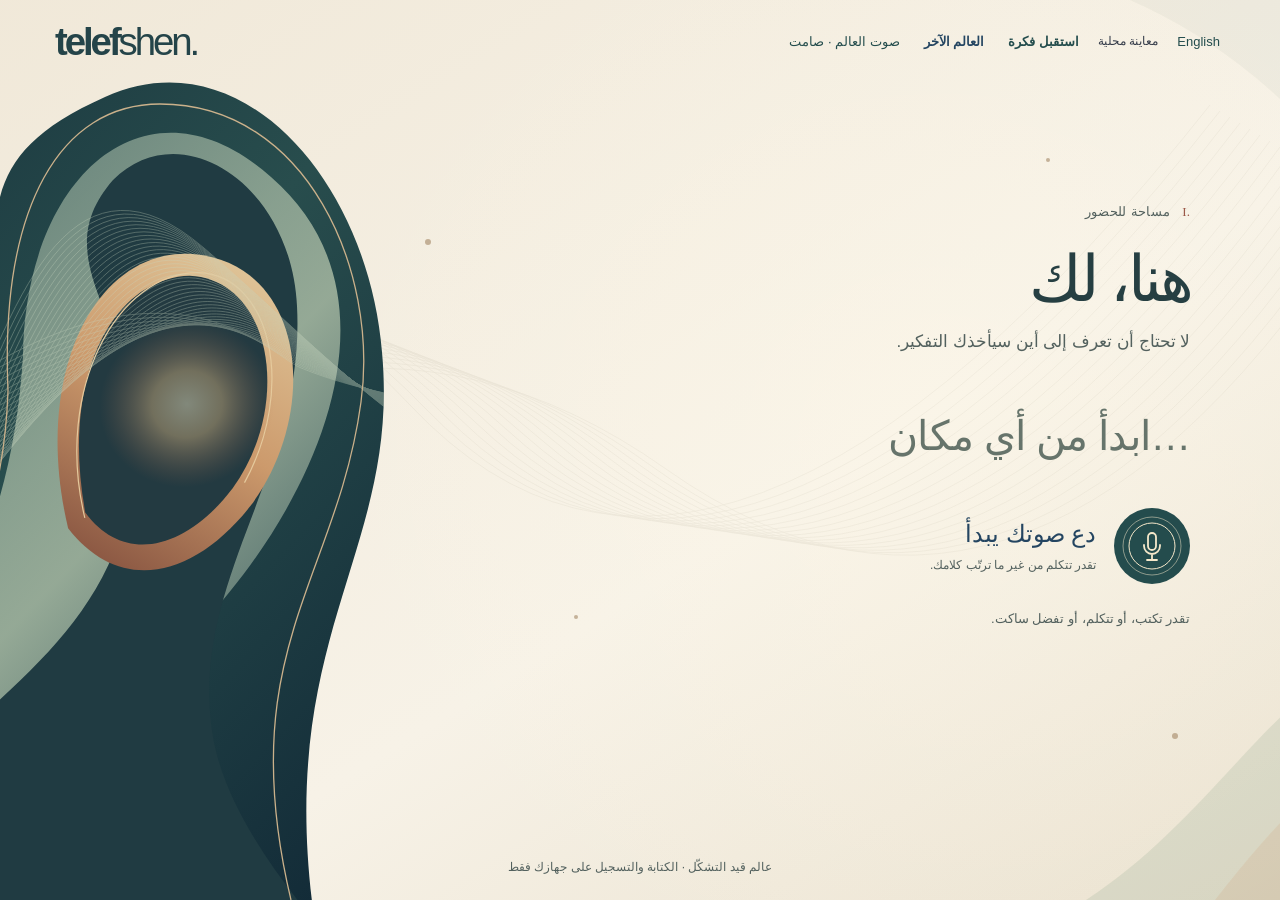
<file: apps/world-web/index.html>
<!doctype html>
<html lang="ar" dir="rtl">
<head>
<meta charset="utf-8"><meta name="viewport" content="width=device-width,initial-scale=1"><meta name="referrer" content="no-referrer">
<meta http-equiv="Content-Security-Policy" content="default-src 'self'; script-src 'self'; style-src 'self'; media-src 'self' blob:; connect-src 'none'; object-src 'none'; base-uri 'none'; form-action 'none'">
<title>TELEFSHEN</title><link rel="stylesheet" href="world.css"><script type="module" src="world.js"></script>
</head>
<body data-phase="private" data-presence="still">
<div class="daylight" aria-hidden="true"><div class="light-plane"></div><div class="horizon"></div></div>
<div id="presence-material" aria-hidden="true" class="presence-material">
<svg viewBox="0 0 1440 900" preserveAspectRatio="xMidYMid slice" xmlns="http://www.w3.org/2000/svg">
 <defs>
  <linearGradient id="paper-light" x1="0" y1="0" x2="1" y2="1"><stop stop-color="#f0e8d8"/><stop offset=".58" stop-color="#f7f2e7"/><stop offset="1" stop-color="#e9e0cd"/></linearGradient>
  <linearGradient id="deep-fold" x1="0" y1="0" x2=".9" y2="1"><stop stop-color="#152e39"/><stop offset=".5" stop-color="#284d4d"/><stop offset="1" stop-color="#122a37"/></linearGradient>
  <linearGradient id="blue-edge" x1="0" y1="0" x2=".8" y2="1"><stop stop-color="#587976"/><stop offset=".6" stop-color="#b8c8ae"/><stop offset="1" stop-color="#244853"/></linearGradient>
  <linearGradient id="ember-rim" x1="0" y1="1" x2="1" y2="0"><stop stop-color="#7f4b3b"/><stop offset=".5" stop-color="#cc9a6c"/><stop offset="1" stop-color="#e3cda1"/></linearGradient>
  <radialGradient id="aperture-light"><stop stop-color="#fff0c7"/><stop offset=".4" stop-color="#dab681"/><stop offset="1" stop-color="#a2644a" stop-opacity="0"/></radialGradient>
  <radialGradient id="reading-light"><stop stop-color="#fff9e9" stop-opacity=".9"/><stop offset="1" stop-color="#fff9e9" stop-opacity="0"/></radialGradient>
  <clipPath id="mobile-window"><path d="M0 0H430V148Q280 186 0 222Z"/></clipPath>
  <clipPath id="sound-window"><ellipse cx="267" cy="404" rx="124" ry="118"/></clipPath>
  <clipPath id="mass-clip"><path d="M-260 933C-182 699 38 633 66 411C88 231 33 165 185 97C322 35 448 182 462 352C481 558 347 638 398 943Z"/></clipPath>
 </defs>
 <rect width="1440" height="900" fill="url(#paper-light)"/>
 <ellipse id="focus-light" cx="1020" cy="440" rx="620" ry="550" fill="url(#reading-light)"/>
 <g id="continuum-lines" fill="none" stroke="#9d957e" stroke-width=".65" opacity=".19"><path d="M-110 510 Q185 80 490 405 T1290 105"/>
<path d="M-106 517 Q197 88 506 409 T1300 111"/>
<path d="M-102 524 Q209 96 522 413 T1310 117"/>
<path d="M-98 531 Q221 104 538 417 T1320 123"/>
<path d="M-94 538 Q233 112 554 421 T1330 129"/>
<path d="M-90 545 Q245 120 570 425 T1340 135"/>
<path d="M-86 552 Q257 128 586 429 T1350 141"/>
<path d="M-82 559 Q269 136 602 433 T1360 147"/>
<path d="M-78 566 Q281 144 618 437 T1370 153"/>
<path d="M-74 573 Q293 152 634 441 T1380 159"/>
<path d="M-70 580 Q305 160 650 445 T1390 165"/>
<path d="M-66 587 Q317 168 666 449 T1400 171"/>
<path d="M-62 594 Q329 176 682 453 T1410 177"/>
<path d="M-58 601 Q341 184 698 457 T1420 183"/>
<path d="M-54 608 Q353 192 714 461 T1430 189"/>
<path d="M-50 615 Q365 200 730 465 T1440 195"/>
<path d="M-46 622 Q377 208 746 469 T1450 201"/></g>
 <g id="fold-frame"><g id="fold-mass">
  <path d="M-260 933C-182 699 38 633 66 411C88 231 33 165 185 97C322 35 448 182 462 352C481 558 347 638 398 943Z" fill="url(#deep-fold)"/>
  <g clip-path="url(#mass-clip)">
   <path d="M-215 874C-33 722 87 607 103 356C105 176 227 67 351 177C511 316 363 567 223 679C146 753 165 851 254 960Z" fill="url(#blue-edge)" opacity=".76"/>
   <path d="M-145 943C-15 736 153 690 203 527C260 340 109 277 193 180C260 113 371 183 377 306C386 473 267 580 293 737C306 811 361 881 412 943Z" fill="#203b42"/>
   <g id="aperture" transform="rotate(-17 267 404)">
    <path d="M117 488C127 329 225 228 316 262C421 304 394 449 298 520C220 574 146 565 117 488Z" fill="url(#ember-rim)"/>
    <path d="M138 478C154 339 234 262 307 282C384 309 369 435 286 498C225 542 160 541 138 478Z" fill="#233a41"/>
    <ellipse id="aperture-energy" cx="267" cy="404" rx="119" ry="112" fill="url(#aperture-light)"/>
    <g id="sound-inside" clip-path="url(#sound-window)" pointer-events="none"><g transform="translate(144 378) scale(.68 1.1)"><path id="world-live-ink" fill="#fff0cf"/><path id="world-recorded-ink" fill="#f1c38d"/></g></g>
    <path d="M136 483C144 350 240 257 317 282C385 306 376 421 299 496" fill="none" stroke="#e5c99c" stroke-width="1.2"/>
   </g>
   <g id="surface-filaments" fill="none" stroke="#c8d6bf" stroke-width=".8" opacity=".40"><path d="M-210.00 780.00 C45.00 820.00 30.00 32.00 284.00 248.00 S748.00 807.00 1118.00 -190.00"/>
<path d="M-206.24 772.20 C49.39 805.12 37.68 39.80 286.32 250.90 S750.44 800.90 1121.66 -184.63"/>
<path d="M-202.49 764.39 C53.78 790.24 45.37 47.61 288.63 253.80 S752.88 794.80 1125.32 -179.27"/>
<path d="M-198.73 756.59 C58.17 775.37 53.05 55.41 290.95 256.71 S755.32 788.71 1128.98 -173.90"/>
<path d="M-194.98 748.78 C62.56 760.49 60.73 63.22 293.27 259.61 S757.76 782.61 1132.63 -168.54"/>
<path d="M-191.22 740.98 C66.95 745.61 68.41 71.02 295.59 262.51 S760.20 776.51 1136.29 -163.17"/>
<path d="M-187.46 733.17 C71.34 730.73 76.10 78.83 297.90 265.41 S762.63 770.41 1139.95 -157.80"/>
<path d="M-183.71 725.37 C75.73 715.85 83.78 86.63 300.22 268.32 S765.07 764.32 1143.61 -152.44"/>
<path d="M-179.95 717.56 C80.12 700.98 91.46 94.44 302.54 271.22 S767.51 758.22 1147.27 -147.07"/>
<path d="M-176.20 709.76 C84.51 686.10 99.15 102.24 304.85 274.12 S769.95 752.12 1150.93 -141.71"/>
<path d="M-172.44 701.95 C88.90 671.22 106.83 110.05 307.17 277.02 S772.39 746.02 1154.59 -136.34"/>
<path d="M-168.68 694.15 C93.29 656.34 114.51 117.85 309.49 279.93 S774.83 739.93 1158.24 -130.98"/>
<path d="M-164.93 686.34 C97.68 641.46 122.20 125.66 311.80 282.83 S777.27 733.83 1161.90 -125.61"/>
<path d="M-161.17 678.54 C102.07 626.59 129.88 133.46 314.12 285.73 S779.71 727.73 1165.56 -120.24"/>
<path d="M-157.41 670.73 C106.46 611.71 137.56 141.27 316.44 288.63 S782.15 721.63 1169.22 -114.88"/>
<path d="M-153.66 662.93 C110.85 596.83 145.24 149.07 318.76 291.54 S784.59 715.54 1172.88 -109.51"/>
<path d="M-149.90 655.12 C115.24 581.95 152.93 156.88 321.07 294.44 S787.02 709.44 1176.54 -104.15"/>
<path d="M-146.15 647.32 C119.63 567.07 160.61 164.68 323.39 297.34 S789.46 703.34 1180.20 -98.78"/>
<path d="M-142.39 639.51 C124.02 552.20 168.29 172.49 325.71 300.24 S791.90 697.24 1183.85 -93.41"/>
<path d="M-138.63 631.71 C128.41 537.32 175.98 180.29 328.02 303.15 S794.34 691.15 1187.51 -88.05"/>
<path d="M-134.88 623.90 C132.80 522.44 183.66 188.10 330.34 306.05 S796.78 685.05 1191.17 -82.68"/>
<path d="M-131.12 616.10 C137.20 507.56 191.34 195.90 332.66 308.95 S799.22 678.95 1194.83 -77.32"/>
<path d="M-127.37 608.29 C141.59 492.68 199.02 203.71 334.98 311.85 S801.66 672.85 1198.49 -71.95"/>
<path d="M-123.61 600.49 C145.98 477.80 206.71 211.51 337.29 314.76 S804.10 666.76 1202.15 -66.59"/>
<path d="M-119.85 592.68 C150.37 462.93 214.39 219.32 339.61 317.66 S806.54 660.66 1205.80 -61.22"/>
<path d="M-116.10 584.88 C154.76 448.05 222.07 227.12 341.93 320.56 S808.98 654.56 1209.46 -55.85"/>
<path d="M-112.34 577.07 C159.15 433.17 229.76 234.93 344.24 323.46 S811.41 648.46 1213.12 -50.49"/>
<path d="M-108.59 569.27 C163.54 418.29 237.44 242.73 346.56 326.37 S813.85 642.37 1216.78 -45.12"/>
<path d="M-104.83 561.46 C167.93 403.41 245.12 250.54 348.88 329.27 S816.29 636.27 1220.44 -39.76"/>
<path d="M-101.07 553.66 C172.32 388.54 252.80 258.34 351.20 332.17 S818.73 630.17 1224.10 -34.39"/>
<path d="M-97.32 545.85 C176.71 373.66 260.49 266.15 353.51 335.07 S821.17 624.07 1227.76 -29.02"/>
<path d="M-93.56 538.05 C181.10 358.78 268.17 273.95 355.83 337.98 S823.61 617.98 1231.41 -23.66"/>
<path d="M-89.80 530.24 C185.49 343.90 275.85 281.76 358.15 340.88 S826.05 611.88 1235.07 -18.29"/>
<path d="M-86.05 522.44 C189.88 329.02 283.54 289.56 360.46 343.78 S828.49 605.78 1238.73 -12.93"/>
<path d="M-82.29 514.63 C194.27 314.15 291.22 297.37 362.78 346.68 S830.93 599.68 1242.39 -7.56"/>
<path d="M-78.54 506.83 C198.66 299.27 298.90 305.17 365.10 349.59 S833.37 593.59 1246.05 -2.20"/>
<path d="M-74.78 499.02 C203.05 284.39 306.59 312.98 367.41 352.49 S835.80 587.49 1249.71 3.17"/>
<path d="M-71.02 491.22 C207.44 269.51 314.27 320.78 369.73 355.39 S838.24 581.39 1253.37 8.54"/>
<path d="M-67.27 483.41 C211.83 254.63 321.95 328.59 372.05 358.29 S840.68 575.29 1257.02 13.90"/>
<path d="M-63.51 475.61 C216.22 239.76 329.63 336.39 374.37 361.20 S843.12 569.20 1260.68 19.27"/>
<path d="M-59.76 467.80 C220.61 224.88 337.32 344.20 376.68 364.10 S845.56 563.10 1264.34 24.63"/>
<path d="M-56.00 460.00 C225.00 210.00 345.00 352.00 379.00 367.00 S848.00 557.00 1268.00 30.00"/></g>
  </g>
  <path d="M-193 910C-75 722 80 635 88 391C80 205 141 104 240 104C387 104 459 271 441 402C417 580 312 652 371 900" stroke="#cbb18b" stroke-width="1.3" fill="none"/>
 </g></g>
 <g id="peripheral-material" opacity=".44">
  <path d="M1440 900H1166C1289 820 1349 698 1440 661Z" fill="#93a98f" opacity=".48"/>
  <path d="M1440 900H1295Q1390 778 1440 760Z" fill="#b9926c" opacity=".45"/>
  <path d="M1440 0H1210Q1346 60 1440 190Z" fill="#a3ac9b" opacity=".22"/>
 </g>
 <g id="encounter-field" aria-hidden="true">
  <g class="encounter-route" fill="none" stroke="#987b5d" stroke-width="1.2" opacity=".4"><path d="M280 420Q510 235 708 431T1350 280" stroke-dasharray="2 10"/><path d="M282 435Q529 293 726 429" /></g>
  <g class="encounter-other"><path d="M-75 183C55 12 325 54 443 255C296 151 277 448 97 570Z" fill="#af785c" opacity=".77"/><path d="M-43 197C104 55 310 74 420 242C281 156 252 414 98 532Z" fill="#d9b890" opacity=".78"/><path d="M-30 192Q218 42 420 242" stroke="#f5ddba" stroke-width="1.5" fill="none"/></g>
  <g class="encounter-common"><path d="M20 668C89 468 279 500 448 307C406 530 264 735 83 883Z" fill="#90b0a4" opacity=".9"/><path d="M29 678Q197 636 432 333" stroke="#e7e4c5" stroke-width="1.4" fill="none"/></g>
 </g>
 <g id="continuum-nodes" fill="#a08360" opacity=".58"><circle cx="508" cy="242" r="3"/><circle cx="656" cy="617" r="2"/><circle cx="1128" cy="160" r="2"/><circle cx="1255" cy="736" r="3"/></g>
</svg>
</div>
<header class="world-edge">
 <span class="signature" aria-label="Telefshen">telef<span>shen.</span></span>
 <div class="edge-actions"><button id="sound-world" type="button" aria-pressed="false"></button><button id="open-field" type="button" aria-expanded="false" aria-controls="human-field"></button><button id="open-encounter" type="button"></button><input id="encounter-file" type="file" accept=".telefshen,application/json" hidden><span id="mode"></span><button id="locale" lang="en">English</button></div>
</header>
<main id="world" aria-label="Telefshen">
 <div class="center">
  <section id="private" aria-labelledby="private-label">
   <div class="presence-kicker"><span class="presence-index" aria-hidden="true">I.</span><span id="presence-kicker"></span></div>
   <div class="place-label"><span id="private-label"></span></div>
   <p id="arrival-note" class="arrival-note"></p>
   <label for="name" id="name-label" class="sr"></label><input id="name" maxlength="240" dir="auto" hidden>
   <p id="work-life-invitation" class="work-life-invitation" hidden></p>
   <label for="thought" id="thought-label" class="sr"></label>
   <textarea id="thought" maxlength="12000" rows="1" dir="auto"></textarea>
   <aside id="world-periphery" hidden aria-label="What might connect"><button id="mind-reveal" type="button" aria-expanded="false" aria-controls="mind"><svg viewBox="0 0 48 32" width="48" height="32" aria-hidden="true"><path d="M1 5H24L32 27H1Z" fill="#bc775c"/><path d="M47 5H25L17 27H47Z" fill="#93aa8c"/><path d="M24 5 32 27H17Z" fill="#263a67"/></svg><span><span id="mind-signal"></span><small id="mind-signal-detail"></small></span></button></aside>
   <div id="voice" class="voice-line">
    <div class="voice-threshold">
     <button id="mic" class="mic" type="button" aria-pressed="false">
      <span class="voice-orb"><svg viewBox="0 0 64 64" width="64" height="64" aria-hidden="true"><circle cx="32" cy="32" r="29" fill="none" stroke="currentColor" stroke-opacity=".5"/><circle cx="32" cy="32" r="23" fill="none" stroke="currentColor"/><g class="voice-glyph" fill="none" stroke="currentColor" stroke-width="1.8" stroke-linecap="round"><rect x="28" y="19" width="8" height="17" rx="4"/><path d="M24 31v1a8 8 0 0 0 16 0v-1M32 40v6m-5 0h10"/></g><rect class="stop-glyph" x="25" y="25" width="14" height="14" rx="1" fill="currentColor"/></svg></span>
      <span class="voice-invitation"><span id="mic-label"></span><small id="voice-intent"></small></span>
     </button>
     <output id="voice-duration" aria-hidden="true" hidden>0:00</output>
    </div>
    <span id="voice-state" role="status"></span>
    <svg id="live-voice-ink" class="live-ink" viewBox="0 0 360 48" aria-hidden="true" hidden><path id="live-voice-path" fill="currentColor"/></svg>
    <audio id="clip" hidden preload="metadata"></audio>
    <div id="voice-player" class="voice-player" hidden>
     <div class="voice-trace-title"><span id="voice-trace-label"></span><small id="voice-trace-note"></small></div>
     <button id="voice-play" type="button" class="voice-play"><svg viewBox="0 0 24 24" aria-hidden="true"><path id="voice-play-icon" d="M8 4 20 12 8 20Z" fill="currentColor"/></svg><span id="voice-play-label" class="sr"></span></button>
     <div class="voice-material"><svg id="recorded-voice-ink" viewBox="0 0 360 48" aria-hidden="true"><path d="M0 24H360" fill="none" stroke="currentColor" stroke-opacity=".28"/><path id="recorded-voice-path" fill="currentColor"/></svg>
      <label id="voice-position-label" class="sr" for="voice-position"></label><input id="voice-position" type="range" min="0" max="1000" value="0" disabled>
      <output id="voice-position-time" aria-hidden="true">0:00</output>
     </div>
     <button id="clear-clip" hidden></button>
    </div><p id="voice-player-status" role="status"></p>
    <div id="voice-next" hidden><button id="voice-to-thought" type="button"><span id="voice-to-thought-label"></span><span aria-hidden="true">↗</span></button><p id="voice-next-note"></p><button id="cast-voice" type="button"></button></div>
   </div>
   <div id="dictation" class="dictation">
    <details id="dictation-options"><summary id="dictation-options-label"></summary>
    <label id="dictation-opt-wrap" hidden><input id="dictation-opt" type="checkbox"><span id="dictation-opt-label"></span></label>
    <label id="dictation-language-wrap" hidden><span id="dictation-language-label"></span><select id="dictation-language"><option value="ar-EG">العربية (مصر)</option><option value="en-US">English (US)</option></select></label></details>
    <p id="dictation-status" role="status" class="quiet"></p>
    <p id="dictation-preview" dir="auto" hidden></p>
    <div id="dictation-review" hidden><label id="dictation-label" for="dictation-draft"></label><textarea id="dictation-draft" dir="auto" maxlength="12000" rows="3"></textarea><button id="dictation-add" type="button"></button></div>
   </div>
   <div id="material-actions" hidden>
    <p id="gesture-title"></p>
    <div class="gesture-choices">
     <button id="form-fragment" class="form-action" hidden><svg viewBox="0 0 36 36" width="36" height="36" aria-hidden="true"><path d="M4 5H22V23H4ZM14 14H32V32H14Z" fill="none" stroke="currentColor" stroke-width="1.5"/></svg><span><span id="form-fragment-label"></span><small id="form-gesture-note"></small></span></button>
     <button id="mind-mark" type="button" hidden><svg viewBox="0 0 36 36" width="36" height="36" aria-hidden="true"><path d="M4 5H18L27 30H4Z" fill="#b96e51"/><path d="M32 5H18L9 30H32Z" fill="#7f9b8b"/><path d="M18 5 27 30H9Z" fill="#263a67"/></svg><span><span id="mind-mark-label"></span><small id="mind-gesture-note"></small></span></button>
     <button id="prepare" type="button" hidden><svg viewBox="0 0 36 36" width="36" height="36" aria-hidden="true"><path d="M3 27Q15 27 22 15L32 5M22 5H32V15" fill="none" stroke="currentColor" stroke-width="1.7" stroke-linecap="round" stroke-linejoin="round"/><circle cx="4" cy="27" r="2" fill="currentColor"/></svg><span><span id="prepare-label"></span><small id="cast-gesture-note"></small></span></button>
    </div>
   </div>
   <section id="reality" class="reality" hidden aria-labelledby="reality-title">
    <div class="reality-heading"><div><p id="reality-kicker"></p><h2 id="reality-title"></h2></div><button id="reality-open" type="button" aria-expanded="false" aria-controls="reality-compose"></button></div>
    <p id="reality-invitation"></p><div id="reality-compose" hidden>
     <div class="reality-current"><p id="reality-current-label"></p><blockquote id="reality-current-text" dir="auto"></blockquote><p id="reality-question-label"></p><blockquote id="reality-question-text" dir="auto"></blockquote></div>
     <div class="reality-observation"><label id="reality-observation-label" for="reality-observation"></label><textarea id="reality-observation" maxlength="2000" rows="3" dir="auto"></textarea><label id="reality-source-label" for="reality-source"></label><input id="reality-source" maxlength="500" dir="auto" autocomplete="off"><button id="reality-example" type="button" hidden></button></div>
     <p id="reality-reading-label"></p><div id="reality-readings" class="reality-choices" role="group" aria-labelledby="reality-reading-label"><button type="button" data-reading="supports" aria-pressed="false"></button><button type="button" data-reading="challenges" aria-pressed="false"></button><button type="button" data-reading="unclear" aria-pressed="false"></button></div>
     <p id="reality-decision-label"></p><div id="reality-decisions" class="reality-choices" role="group" aria-labelledby="reality-decision-label"><button type="button" data-decision="revise" aria-pressed="false"></button><button type="button" data-decision="hold" aria-pressed="false"></button><button type="button" data-decision="stop" aria-pressed="false"></button></div>
     <div id="reality-revision-wrap" hidden><label id="reality-revision-label" for="reality-revision"></label><textarea id="reality-revision" maxlength="12000" rows="4" dir="auto"></textarea></div>
     <label id="reality-next-label" for="reality-next"></label><textarea id="reality-next" maxlength="1000" rows="2" dir="auto"></textarea>
     <div class="actions"><button id="reality-keep" class="accent" type="button"></button><button id="reality-cancel" type="button"></button></div><p id="reality-status" role="status"></p>
    </div><div id="reality-history"></div>
   </section>
   <div class="actions" id="private-actions"><button id="resume" hidden></button><button id="save"></button><button id="recall"></button></div>
   <p id="private-note" class="quiet"></p>
   <section id="human-field" hidden aria-labelledby="field-title" class="human-field">
    <div class="field-heading"><div><p id="field-kicker"></p><h2 id="field-title"></h2></div><button id="field-close" type="button"></button></div>
    <p id="field-note"></p>
    <div id="field-intersection" class="field-intersection" hidden aria-labelledby="intersection-title"><div class="intersection-header"><span id="intersection-kicker"></span><button id="intersection-clear" type="button"></button></div><h3 id="intersection-title"></h3><div id="intersection-sources" class="intersection-sources"></div><p id="intersection-note"></p><button id="intersection-open" type="button"></button><div id="intersection-compose" hidden><label for="intersection-draft" id="intersection-draft-label"></label><textarea id="intersection-draft" rows="3" maxlength="12000" dir="auto"></textarea><label for="intersection-question" id="intersection-question-label"></label><textarea id="intersection-question" rows="2" maxlength="2000" dir="auto"></textarea><div class="actions"><button id="intersection-keep" class="accent" type="button"></button><button id="intersection-back" type="button"></button></div><p id="intersection-status" role="status" class="quiet"></p></div></div>
    <div id="field-own" class="field-materials"></div>
    <button id="field-scenarios" type="button" aria-expanded="false" aria-controls="field-samples"></button>
    <div id="field-samples" class="field-materials" hidden></div>
    <button id="intersection-example" type="button" hidden></button>
   </section>
   <section id="formation" hidden aria-labelledby="formation-title" class="formation">
    <div class="formation-heading"><h2 id="formation-title"></h2><button type="button" id="formation-cancel"></button></div>
    <div class="formation-composition">
     <div class="formation-source"><p id="formation-source-label" class="quiet"></p><blockquote id="formation-quote" dir="auto"></blockquote></div>
     <div class="formation-sheet"><label for="formation-draft" id="formation-draft-label"></label><textarea id="formation-draft" rows="3" maxlength="12000" dir="auto"></textarea><button id="formation-keep" type="button" class="accent"></button></div>
    </div>
    <p id="formation-note" class="quiet"></p>
   </section>
   <section id="work-birth" hidden aria-labelledby="work-birth-title" class="work-birth">
    <div class="birth-heading"><h2 id="work-birth-title"></h2><p id="work-birth-note"></p></div>
    <div class="birth-materials">
     <div class="birth-piece first"><span id="birth-first-label"></span><blockquote id="birth-first" dir="auto"></blockquote></div>
     <div class="birth-piece second"><span id="birth-second-label"></span><blockquote id="birth-second" dir="auto"></blockquote></div>
    </div>
    <details id="birth-emergence"><summary id="birth-emergence-label"></summary><blockquote id="birth-emergence-text" dir="auto"></blockquote></details>
    <button id="birth-parent" type="button" hidden></button>
   </section>
   <section id="formation-lineage" hidden class="formation-lineage" aria-labelledby="lineage-label">
    <h2 id="lineage-label"></h2>
    <div id="origin-trace" hidden><button id="origin-back" type="button"></button><details><summary id="origin-excerpt-label"></summary><blockquote id="origin-excerpt" dir="auto"></blockquote></details></div>
    <div id="formed-works"></div>
   </section>
   
   <section id="mind" hidden class="mind" aria-labelledby="mind-title">
    <div class="mind-heading"><h2 id="mind-title"></h2><button id="mind-close" type="button"></button></div>
    <p id="mind-note" class="quiet"></p>
    <div id="mind-compose" hidden>
     <div class="connection-source"><span id="mind-source-caption" class="mind-subject"></span><blockquote id="mind-passage" dir="auto"></blockquote></div>
     <p id="mind-choice-label" class="connection-label"></p>
     <div class="mind-choices" role="group" aria-labelledby="mind-choice-label">
      <button type="button" id="mind-need" aria-pressed="false"><span id="mind-need-label"></span><small id="mind-need-example"></small></button>
      <button type="button" id="mind-ability" aria-pressed="false"><span id="mind-ability-label"></span><small id="mind-ability-example"></small></button>
     </div>
     <label for="mind-topic" id="mind-topic-label" class="connection-label"></label><input id="mind-topic" maxlength="80" dir="auto" autocomplete="off">
     <div class="connection-other"><label for="mind-counterpart" id="mind-counterpart-label" class="connection-label"></label><textarea id="mind-counterpart" rows="3" maxlength="1200" dir="auto"></textarea><p id="mind-counterpart-note" class="quiet"></p></div>
     <div class="actions"><button id="mind-keep" type="button" class="accent"></button><button id="mind-cancel" type="button"></button></div>
     <p id="mind-next" class="quiet" role="status"></p>
    </div>
    <div id="mind-echoes" class="mind-echoes" hidden></div>
    <div id="mind-links" class="mind-links"></div>
    <div id="mind-marks" class="mind-marks"></div><p id="mind-empty" class="quiet" hidden></p>
    <p id="mind-limit" class="quiet" hidden></p>
   </section>
   <section id="field-history" hidden class="field-history" aria-labelledby="field-history-title"><h2 id="field-history-title"></h2><p id="field-history-note"></p><div id="field-history-pieces" class="intersection-sources"></div><details><summary id="field-history-initial-label"></summary><blockquote id="field-history-initial" dir="auto"></blockquote></details><div class="field-question"><p id="field-history-question-label"></p><blockquote id="field-history-question" dir="auto"></blockquote></div></section>
   <section id="possibility-basis" hidden aria-labelledby="basis-title" class="possibility-basis"><h2 id="basis-title"></h2><p id="basis-note" class="quiet"></p><div id="basis-pieces"></div>
   </section>
   <details id="prior" hidden><summary id="prior-label"></summary><label class="sr" for="prior-text" id="prior-input-label"></label><textarea id="prior-text" rows="3" maxlength="6000" dir="auto"></textarea></details>
  </section>
  <section id="exchange" hidden aria-labelledby="exchange-label">
   <p id="exchange-stage" class="exchange-stage"></p>
   <div class="place-label"><span class="dot"></span><span id="exchange-label"></span></div>
   <p id="exchange-intro"></p>
   <div id="idea-object" class="idea-object">
    <div class="object-origin"><span id="idea-origin"></span><span id="object-mark"></span></div>
    <label for="excerpt" id="excerpt-label" class="sr"></label><textarea id="excerpt" maxlength="6000" rows="3" dir="auto"></textarea>
    <p id="carried-text" class="carried-text" dir="auto" hidden></p>
    <div id="exchange-voice" class="exchange-voice" hidden><p id="exchange-voice-label"></p><audio id="exchange-audio" controls preload="metadata"></audio><p id="exchange-voice-note"></p></div>
    <button id="grip" class="grip" hidden type="button"><svg viewBox="0 0 34 20" width="34" height="20" aria-hidden="true"><path d="M2 10h27m-7-7 7 7-7 7" fill="none" stroke="currentColor" stroke-width="1.5" stroke-linecap="round" stroke-linejoin="round"/></svg><span id="grip-label"></span></button>
   </div>
   <div id="preparation" hidden class="preparation">
    <div class="address"><label for="recipient" id="recipient-label"></label><input id="recipient" maxlength="160" dir="auto" autocomplete="off"></div>
    <div class="identity"><label class="check"><input id="masked" type="checkbox" checked><span id="masked-label"></span></label><label for="person-name" id="person-label" hidden></label><input id="person-name" maxlength="120" dir="auto" autocomplete="off" hidden></div>
    <div id="destination" class="destination"><span id="destination-name"></span><button type="button" id="cast" class="accent"></button></div>
    <div class="field-departure"><button id="release-field" type="button" class="accent"></button><p id="release-note" class="quiet"></p></div>
    <div class="portable-departure"><button id="export-idea" type="button" class="accent"></button><p id="portable-note" class="quiet"></p></div>
    <p id="preview-note" class="quiet"></p>
   </div>
   <div id="reception" hidden>
    <p id="reply-prompt"></p>
    <label for="reply" id="reply-label" class="sr"></label><textarea id="reply" maxlength="6000" rows="2" dir="auto"></textarea>
    <div class="actions"><button id="reply-only"></button><button id="reply-meet" class="accent"></button><button id="decline"></button></div>
   </div>
   <div id="answer" hidden class="answer"><p id="answer-origin" class="quiet"></p><p id="answer-text" dir="auto"></p></div>
   <div id="return-actions" hidden class="actions"><button id="portable-keep" type="button" class="accent" hidden></button><button id="accept" class="accent" hidden></button><button id="back-private"></button></div>
   <div id="meeting" hidden class="meeting">
    <label for="common" id="common-label"></label><textarea id="common" maxlength="6000" rows="3" dir="auto"></textarea>
    <div class="actions"><button id="keep" class="accent"></button><button id="leave"></button></div><p class="quiet" id="meeting-note"></p>
   </div>
   <p id="portable-context" class="quiet" hidden></p><div class="exchange-foot"><button id="cancel"></button><span id="exchange-note" class="quiet"></span></div>
  </section>
  <p id="status" class="status" role="status" aria-live="polite"></p>
 </div>
</main>
<footer class="world-foot"><span id="foot-note"></span><span class="coordinate" aria-hidden="true">TELEFSHEN</span></footer>
<dialog id="memory" aria-labelledby="memory-title"><div class="dialog-head"><h2 id="memory-title"></h2><button id="close-memory"></button></div><label class="sr" for="find" id="find-label"></label><input id="find" type="search" autocomplete="off"><div id="works"></div><div class="actions"><button id="new-work"></button><button id="forget"></button></div><p id="memory-note" class="quiet"></p></dialog>
<noscript>JavaScript is required for this local review. يلزم تشغيل JavaScript للمعاينة المحلية.</noscript>
</body></html>
</file>
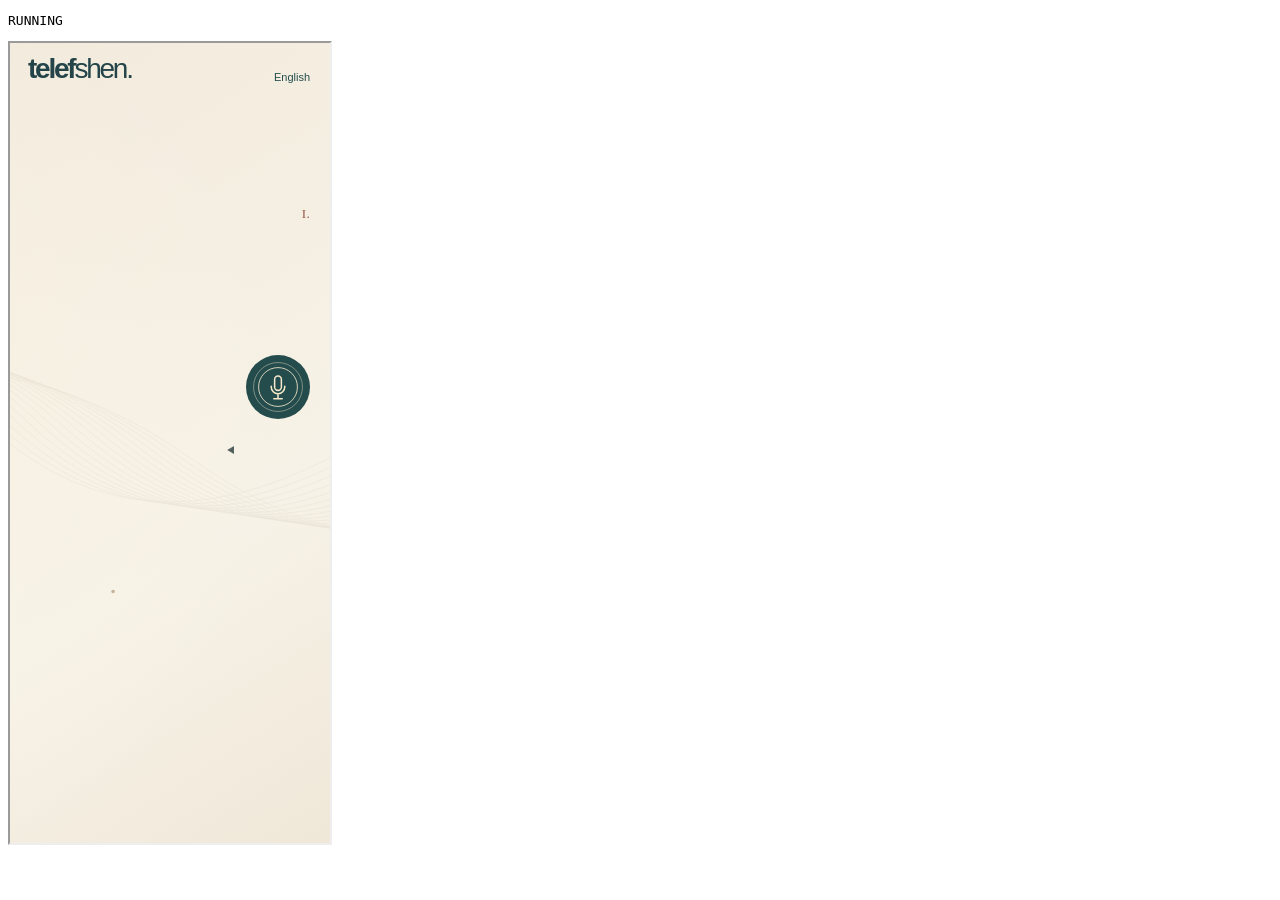
<file: apps/world-web/tests/browser.html>
<!doctype html><html lang="en"><head><meta charset="utf-8"><title>Browser checks</title><script defer src="browser.js"></script></head><body><pre id="result">RUNNING</pre><iframe id="app" title="Application under test" width="320" height="800"></iframe></body></html>
</file>
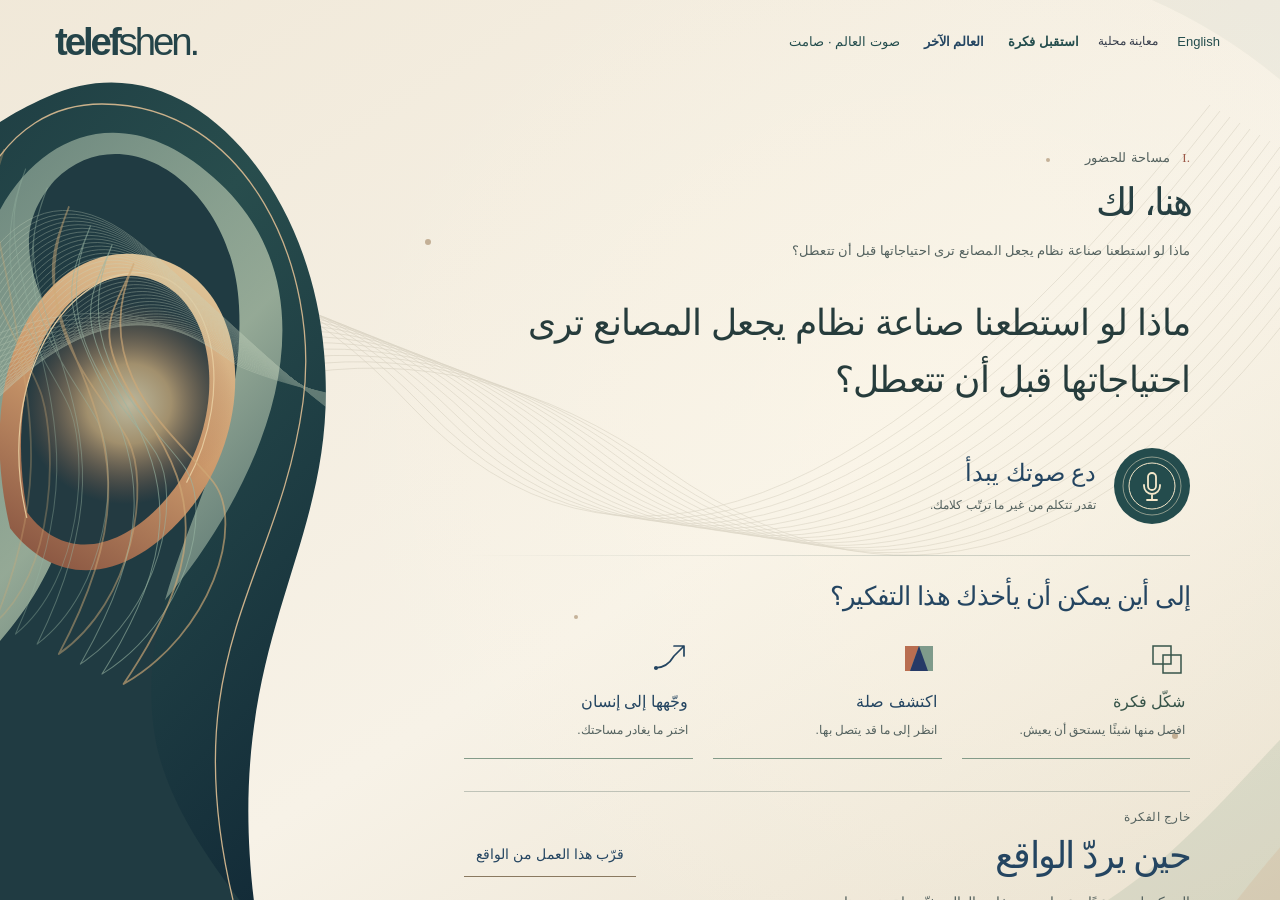
<file: apps/world-web/tests/journey-visual.html>
<!doctype html><html><head><meta charset="utf-8"><meta name="viewport" content="width=device-width,initial-scale=1"><title>Synthetic browser journey visual review</title><link rel="stylesheet" href="journey-visual.css"><script defer src="journey-visual.js"></script></head><body><iframe id="app" title="Telefshen under visual review"></iframe><p id="fixture-error" hidden role="alert"></p></body></html>
</file>
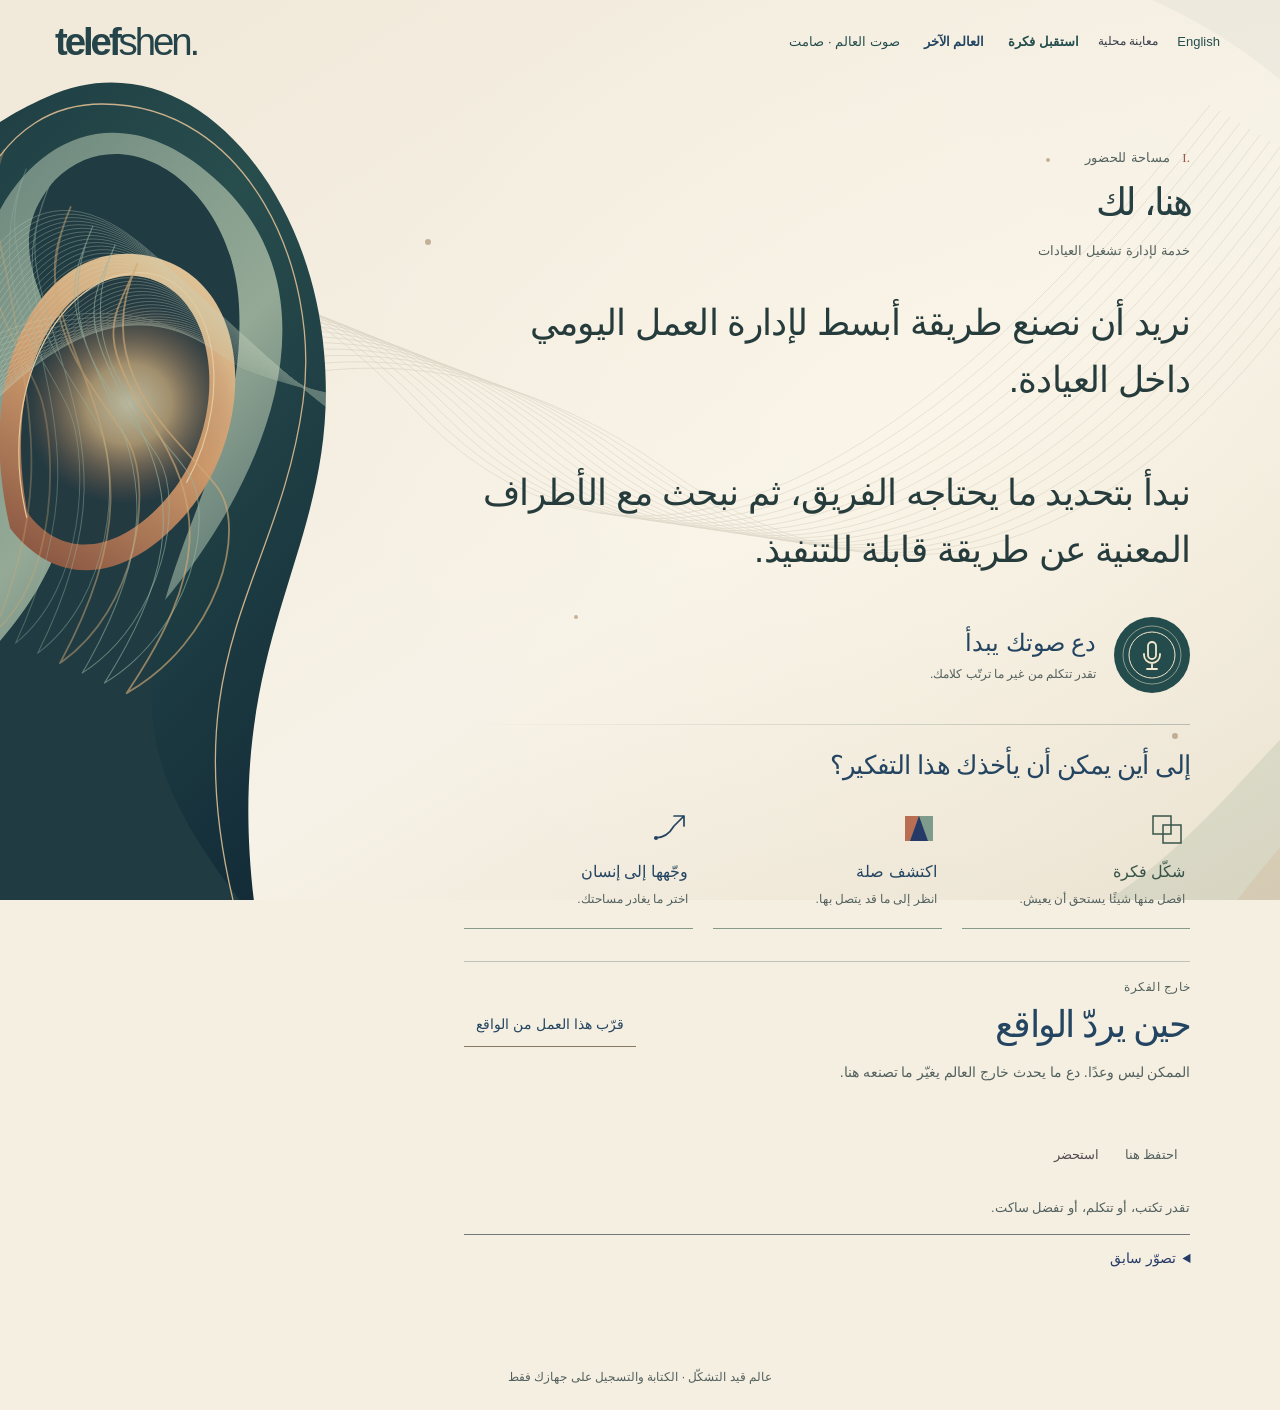
<file: apps/world-web/tests/visual.html>
<!doctype html><html lang="en"><head><meta charset="utf-8"><title>Synthetic visual fixture</title><script src="visual.js" defer></script></head><body>Visual fixture only. Synthetic content.</body></html>
</file>
<file: apps/world-web/world.css>
/* Art direction: a quiet plane of daylight, with movement reserved for a human act. */
:root{font:400 17px/1.65 "IBM Plex Sans Arabic","IBM Plex Sans",Tahoma,Arial,sans-serif;color:#29282d;background:#d9ccd9;color-scheme:light;--ink:#29282d;--soft:#55505e;--action:#284169;--line:#66596a65;--edge:clamp(20px,4.5vw,74px)}
*{box-sizing:border-box}[hidden]{display:none!important}body{margin:0;min-height:100svh;display:flex;flex-direction:column;position:relative;isolation:isolate;overflow-x:hidden}
.daylight{position:fixed;inset:0;z-index:-1;overflow:hidden;pointer-events:none;background:linear-gradient(128deg,#d4afcd 0%,#e0cdda 40%,#c8d7df 100%);transition:background-color .48s ease}
.light-plane{position:absolute;inset:0;background:linear-gradient(142deg,#faf7ecdd 0%,#f7f1e697 36%,#f8f4ee00 72%);clip-path:polygon(35% 0,100% 0,100% 87%,67% 67%);opacity:.8;transition:opacity .48s ease}
.horizon{position:absolute;inset:63% 0 0;background:linear-gradient(178deg,#b9a7bf44,#e0ded2a8 90%);border-top:1px solid #ffffff45}
body[data-phase=prepare] .daylight{background:linear-gradient(120deg,#e1bcd3,#e9e0d9 49%,#b9cddc)}
body[data-phase=recipient] .daylight{background:linear-gradient(125deg,#b8cbdc,#d8dce4 52%,#e4c8d6)}
body[data-phase=returned] .daylight{background:linear-gradient(119deg,#dbbfce,#e8dedc 48%,#b7cbdb)}
body[data-phase=meeting] .daylight{background:linear-gradient(112deg,#c9afcf 0%,#e8d5dd 29%,#f0eada 49%,#d8e4d5 72%,#adcbd2 100%)}
button,input,textarea{font:inherit;color:inherit}button{background:transparent;border:0;cursor:pointer;min-height:44px;padding:8px 12px;color:var(--action);text-underline-offset:4px}button:hover{text-decoration:underline}button:disabled{color:#67636c;opacity:.75;cursor:default;text-decoration:none}button:focus-visible,input:focus-visible,textarea:focus-visible,summary:focus-visible{outline:2px solid #284169;outline-offset:4px;border-radius:2px}
button.accent{border:1px solid #384e6b;padding:9px 22px;border-radius:100px;color:#243a57;background:#f7f2eb55;font-weight:600}button.accent:hover{background:#f7f2ebbb;text-decoration:none}
input:not([type=checkbox]):not([type=radio]):not([type=range]):not([type=file]),textarea{border:0;border-block-end:1px solid var(--line);background:transparent;display:block;padding:8px 0;resize:vertical;width:100%;min-height:44px;overflow-wrap:anywhere;line-height:1.55}textarea::placeholder,input::placeholder{color:#625962;opacity:1}
.world-edge,.world-foot{display:flex;justify-content:space-between;align-items:center;padding-inline:var(--edge);gap:12px;min-width:0}
.world-edge{padding-block:25px;min-height:84px}.signature{direction:ltr;white-space:nowrap;letter-spacing:-.085em;font-size:clamp(19px,2.25vw,29px);font-weight:600;line-height:1}.signature span{font-weight:400}
.edge-actions{display:flex;align-items:center;gap:14px;flex-wrap:wrap;justify-content:end}.edge-actions button,.edge-actions span{font-size:12px;color:var(--soft)}.edge-actions button{padding:5px}
#world{display:flex;flex:1;align-items:center;justify-content:center;min-height:calc(100svh - 160px);padding:clamp(24px,6vh,70px) var(--edge)}
.center{width:min(100%,820px);min-width:0}
.place-label{display:flex;align-items:center;gap:9px;font-size:13px;color:#504855;letter-spacing:.015em;margin-block-end:24px}.dot{height:7px;width:7px;border-radius:50%;background:#806480;display:inline-block;flex:none}
#thought{font-size:clamp(26px,4vw,50px);line-height:1.5;font-weight:400;min-height:150px;padding-block:0 16px;letter-spacing:-.035em;max-height:50vh}
#name{font-size:15px;max-width:100%;margin-bottom:12px;border-color:transparent;color:#524c58}
#thought:focus,#excerpt:focus,#reply:focus,#common:focus{outline:none;border-color:#284169}
html[dir=rtl] textarea:placeholder-shown,html[dir=rtl] input:placeholder-shown{text-align:right}html[dir=ltr] textarea:placeholder-shown,html[dir=ltr] input:placeholder-shown{text-align:left}
.voice-line{display:flex;align-items:center;gap:12px;flex-wrap:wrap;min-height:65px;margin-top:12px}.mic{display:flex;align-items:center;gap:9px;font-size:14px;padding-inline:0;min-height:48px}.mic svg{border:1px solid #63546c;border-radius:50%;padding:4px;box-sizing:content-box}.mic[aria-pressed=true] svg{color:#823f41;border-color:#823f41;background:#e9b2b34d}.voice-line span#voice-state{font-size:12px;color:var(--soft)}audio{max-width:100%;width:240px;height:40px}.quiet,.status{font-size:13px;color:var(--soft);line-height:1.65;margin:10px 0;overflow-wrap:anywhere}.actions{display:flex;align-items:center;gap:8px 16px;flex-wrap:wrap;margin-block:14px 0}.actions button{font-size:14px}.status{min-height:24px;margin:14px 0 0}.world-foot{padding-block:18px;font-size:12px;color:#514b55;align-items:end}.world-foot span:first-child{max-width:70ch}.coordinate{white-space:nowrap;font-variant-numeric:tabular-nums}
#prior{margin-block:16px;border-top:1px solid var(--line);padding-block:12px}#prior summary{font-size:14px;color:var(--action);cursor:pointer}
.idea-object{position:relative;padding:22px 0 20px;border-block:1px solid #65566c60;min-width:0;will-change:transform}
.object-origin{display:flex;justify-content:space-between;align-items:center;gap:12px;flex-wrap:wrap;font-size:13px;color:#554955;margin-bottom:18px}.object-origin span{overflow-wrap:anywhere}
#excerpt,.carried-text{font-size:clamp(25px,3.6vw,43px);font-weight:400;letter-spacing:-.025em;line-height:1.5;margin:0;white-space:pre-wrap;overflow-wrap:anywhere;min-height:95px}.carried-text{padding-block:4px 15px}
#excerpt{border-block-end:0;max-height:45vh}
.grip{display:flex;align-items:center;gap:9px;touch-action:none;cursor:grab;font-size:12px;color:var(--action);padding-inline-start:0}.grip:active{cursor:grabbing}.grip svg{flex:none}html[dir=rtl] .grip svg{transform:scaleX(-1)}
.preparation{display:grid;grid-template-columns:minmax(0,1fr) minmax(0,1fr);column-gap:32px;row-gap:13px;margin-top:18px}.address label,.identity label:not(.check){display:block;font-size:13px;color:#504855}.identity input[type=checkbox]{width:17px;height:17px;accent-color:#445774}.check{display:flex;align-items:center;gap:8px;font-size:14px;min-height:44px;cursor:pointer}.destination{grid-column:1/-1;display:flex;justify-content:space-between;align-items:center;gap:16px;min-height:65px;border-block-start:1px solid var(--line);margin-top:7px;padding-block-start:12px}.destination span{color:#304865;font-size:15px;overflow-wrap:anywhere}.destination.ready{border-color:#526a83}.preparation p{grid-column:1/-1;margin:0}
#reply,#common{font-size:clamp(19px,2.5vw,29px);min-height:90px;max-height:44vh;margin-top:19px}.answer{margin-block:22px 10px;padding-inline-start:26px;border-inline-start:1px solid #65647780}.answer p:last-child{font-size:clamp(20px,2.55vw,30px);white-space:pre-wrap;overflow-wrap:anywhere;line-height:1.55;margin:4px 0}
.meeting{border-top:1px solid #65566c65;margin-block:24px 0;padding-block:16px}.meeting label{font-size:14px;color:#4c5055}
.exchange-foot{display:flex;justify-content:space-between;align-items:baseline;gap:8px 20px;flex-wrap:wrap;margin-top:16px}.exchange-foot button{font-size:13px;padding-inline-start:0}.exchange-foot .quiet{max-width:55ch}
.idea-object.arrive{animation:arrive .46s cubic-bezier(.2,.85,.3,1) both}.idea-object.return{animation:return .46s cubic-bezier(.2,.85,.3,1) both}
@keyframes arrive{from{transform:translate(var(--enter,64px),-10px);opacity:.25}to{transform:none;opacity:1}}@keyframes return{from{transform:translate(var(--back,-64px),10px);opacity:.25}to{transform:none;opacity:1}}html[dir=rtl]{--enter:-64px;--back:64px}
dialog{background:#f0e7e6;color:var(--ink);border:1px solid #716475;padding:25px;width:min(610px,calc(100% - 32px));max-height:85vh;overflow:auto}dialog::backdrop{background:#332e4640}.dialog-head{display:flex;justify-content:space-between;align-items:center}dialog h2{font-size:24px;font-weight:500;margin:0}.item{display:block;text-align:start;width:100%;border-bottom:1px solid var(--line);overflow-wrap:anywhere;color:var(--ink);padding-block:13px}
.sr{position:absolute;width:1px;height:1px;padding:0;margin:-1px;overflow:hidden;clip:rect(0,0,0,0);white-space:nowrap;border:0}
@supports(field-sizing:content){textarea{field-sizing:content;resize:none}}
@media(max-width:600px){:root{font-size:16px}.world-edge{min-height:64px;padding-block:14px}.edge-actions{gap:5px}.edge-actions span{font-size:11px}#world{min-height:calc(100svh - 136px);padding-block:28px}.center{max-width:100%}.place-label{margin-bottom:18px}.light-plane{clip-path:polygon(50% 0,100% 0,100% 90%,73% 70%)}.preparation{grid-template-columns:1fr;gap:10px}.destination{gap:8px}.destination button{padding-inline:12px}.actions{gap:6px 8px}.actions button{padding-inline:10px}.world-foot{font-size:11px;align-items:start}.world-foot .coordinate{display:none}.idea-object{padding-block:16px}.answer{padding-inline-start:15px}.voice-line{gap:7px}dialog{padding:17px}}
@media(prefers-reduced-motion:reduce){*,*::before,*::after{animation:none!important;transition:none!important}}

/* Presence 01.2 — light and expression inhabit one field. */
.presence-material{display:none}
body[data-phase=private]{background:#eee7db;--ink:#29272d;--soft:#514b52;--action:#34476a;--line:#776a76a6;color:var(--ink);min-height:100svh}
body[data-phase=private] .daylight{display:none}
body[data-phase=private] .presence-material{display:block;position:fixed;inset:0;z-index:-1;pointer-events:none;overflow:hidden;background:#eee7db}
.presence-material svg{display:block;width:100%;height:100%}
.material-grain{mix-blend-mode:multiply}
#focus-light{opacity:.32;transition:opacity 620ms cubic-bezier(.22,.61,.36,1)}
body[data-phase=private][data-attention=express] #focus-light{opacity:1}
body[data-phase=private] .world-edge{direction:ltr;padding-block:18px;min-height:72px;position:relative;flex:0 0 auto}
body[data-phase=private] .signature{font-size:25px;letter-spacing:-.075em;color:#2c2831}
body[data-phase=private] .edge-actions{gap:14px;direction:inherit}
body[data-phase=private] .edge-actions span{font-size:12px}
body[data-phase=private] #world{justify-content:flex-end;padding:32px 0;direction:ltr;min-height:0;align-items:center;flex:1 0 auto}
body[data-phase=private] .center{width:49%;max-width:none;padding:0 clamp(26px,5.65vw,94px) 0 clamp(24px,4vw,64px);direction:ltr;min-width:0}
html[dir=rtl] body[data-phase=private] .center{direction:rtl}
body[data-phase=private] .place-label{font-size:13px;letter-spacing:.025em;color:#554b54;margin-block-end:22px}
body[data-phase=private] #thought{font-size:clamp(27px,2.9vw,43px);font-weight:400;line-height:1.56;letter-spacing:-.025em;padding:4px 0 13px;min-height:82px;border-block-end:1px solid #86747e;max-height:42vh;background:transparent}
body[data-phase=private] #thought::placeholder{color:#453e49}
body[data-phase=private] #thought:focus-visible{outline:2px solid #34476a;outline-offset:5px}
body[data-phase=private] #name{font-size:14px;min-height:40px;color:#514b52;margin-block-end:10px}
body[data-phase=private] .voice-line{min-height:56px;gap:12px;margin-block-start:10px}
body[data-phase=private] .mic{font-size:14px;gap:10px;min-height:48px;font-weight:500}
body[data-phase=private] .mic svg{border-color:#82717e;width:26px;height:26px;padding:7px}
body[data-phase=private] #private-note{font-size:13px;color:#514b52;margin-block-start:10px}
body[data-phase=private] .world-foot{direction:ltr;padding-block:12px;align-items:center;font-size:12px;color:#514a53;flex:0 0 auto;min-height:44px}
body[data-phase=private] #foot-note{margin-left:auto;max-width:42ch;text-align:end}
body[data-phase=private] .coordinate{display:none}
html[dir=rtl] body[data-phase=private] #foot-note{direction:rtl}
body[data-phase=private] .status:empty{min-height:0;margin:0}
body[data-phase=private] #private-actions{gap:8px 14px;margin-block-start:14px}
body[data-phase=private][data-presence=still] #private-actions{margin:0;min-height:0}
body[data-phase=private] #recall{color:#514b52;text-decoration-color:#82717e;padding-inline:0}
body[data-phase=private] #recall:hover{color:#34476a}
@media(min-width:761px) and (max-height:640px){body[data-phase=private] #world{padding-block:16px}body[data-phase=private] .world-edge{min-height:60px;padding-block:8px}}
@media(max-width:760px){
 body[data-phase=private] .presence-material{position:fixed;inset:0;height:100%;width:100%}
 body[data-phase=private] .presence-material svg{width:100%;height:100%;object-position:right}
 body[data-phase=private] .world-edge{min-height:60px;padding:10px 20px}
 body[data-phase=private] .edge-actions span,body[data-phase=private] .edge-actions button{color:#423a45}
 body[data-phase=private] #world{display:flex;align-items:center;justify-content:center;padding:clamp(160px,24svh,245px) 0 26px}
 body[data-phase=private] .center{width:100%;padding-inline:clamp(20px,6vw,48px)}
 body[data-phase=private] .place-label{margin-block-end:16px}
 body[data-phase=private] #thought{font-size:clamp(26px,5.8vw,34px);min-height:82px}
 body[data-phase=private] .world-foot{padding-inline:20px;padding-block:10px;font-size:11px}
 body[data-phase=private] #foot-note{max-width:none}
}
@media(forced-colors:active){
 body[data-phase=private] .presence-material{display:none}
 body[data-phase=private] #world{padding-block:24px}
 body[data-phase=private] .center{width:min(100%,820px);margin:auto}
}
@media(prefers-reduced-motion:reduce){#focus-light{transition:none}}

/* A narrow view is a different framing of the same material, preserving its color. */
.mobile-reading-light{display:none}
@media(max-width:760px){.mobile-reading-light{display:block;opacity:.72}}

/* Presence 01.4a: one authored material, no foreground room or fixed form column. */
body[data-phase=private] #world{justify-content:center;padding:clamp(28px,6vh,72px) var(--edge)}
body[data-phase=private] .center{width:min(100%,760px);padding:0;max-width:none}
body[data-phase=private] .place-label{margin-block-end:18px}
body[data-phase=private] #thought{font-size:clamp(27px,3.1vw,45px);letter-spacing:-.018em;border-block-end:1px solid #746572;min-height:100px}
body[data-phase=private] .presence-material{background:#e5d9d7}
body[data-phase=private] #voice{align-items:center}
@media(max-width:760px){
 body[data-phase=private] #world{padding:clamp(30px,7svh,64px) var(--edge);align-items:center}
 body[data-phase=private] .center{width:100%;padding:0}
 body[data-phase=private] #thought{font-size:clamp(26px,6vw,34px)}
}
@media(forced-colors:active){body[data-phase=private] .presence-material{display:none}}

/* Actual capture, not an ambient or decorative pulse. */
#voice[data-capture=recording] #mic svg{color:#823f41;border-color:#823f41;background:#f0d6d1}
#voice[data-capture=recording] #voice-state{color:#773735;font-weight:500}
#voice[data-capture=requesting] #voice-state,#voice[data-capture=stopping] #voice-state{color:var(--soft)}
#voice audio{max-width:100%}

/* 01.4c: no full-width resting form rule. The short rule is an input cue;
   the full native focus outline remains visible under keyboard navigation. */
body[data-phase=private] #thought{border-block-end:0;background-image:linear-gradient(#746572,#746572);background-repeat:no-repeat;background-size:52px 1px;background-position:left bottom}
html[dir=rtl] body[data-phase=private] #thought{background-position:right bottom}
body[data-phase=private] #thought:not(:placeholder-shown){background-image:none}
body[data-phase=private] #thought:focus-visible{outline:2px solid #34476a;outline-offset:5px}
#voice-duration{font-size:13px;color:#773735;font-variant-numeric:tabular-nums;direction:ltr}
#mic[aria-disabled=true]{cursor:default;text-decoration:none;opacity:.76}
@media(forced-colors:active){body[data-phase=private] #thought{background-image:none;border-block-end:1px solid CanvasText}}

/* 01.6 — the carrier is continuous across the local journey. Native controls
   remain available; the material does not impersonate a person or a response. */
body[data-phase] .daylight{display:none}
body[data-phase] .presence-material{display:block;position:fixed;inset:0;z-index:-1;pointer-events:none;overflow:hidden;background:#e5d9d7}
body[data-attention=express] #focus-light{opacity:1}
body[data-phase=private] #thought:focus-visible{outline:0;border-radius:0;background-image:linear-gradient(#34476a,#34476a);background-size:100% 3px;background-repeat:no-repeat;background-position:left bottom}
html[dir=rtl] body[data-phase=private] #thought:focus-visible{background-position:right bottom}
@media(forced-colors:active){
 body[data-phase] .presence-material{display:none}
 body[data-phase=private] #thought:focus-visible{outline:2px solid Highlight;outline-offset:4px;background-image:none}
}

/* 01.7 — shared light remains attentive during actual capture, even when the
   author changes focus. No waveform, automatic sound or inferred emotion. */
body[data-phase=private][data-capture=recording] #focus-light,
body[data-phase=private][data-capture=stopping] #focus-light{opacity:1}

/* 01.8 — optional expression, not an assistant or conversation panel. */
.dictation{font-size:13px;color:var(--soft)}
.dictation label{display:flex;align-items:center;gap:9px;min-height:44px;flex-wrap:wrap}
.dictation label input{accent-color:var(--action)}
.dictation select{font:inherit;color:inherit;background:transparent;min-height:44px;border:1px solid currentColor}
#dictation-status:empty{display:none}
#dictation-preview,#dictation-draft{white-space:pre-wrap;overflow-wrap:anywhere;font-size:clamp(18px,2.2vw,28px);line-height:1.6}
#dictation-draft{max-height:45vh}

/* Existence A — an authored field, not wallpaper behind a chat form.
   One plane continues through the local journey. The ink remains native and selectable. */
:root{--ink:#252c35;--soft:#57595d;--action:#263a67;--line:#73787c;--edge:clamp(20px,4.5vw,74px)}
body[data-phase]{background:#f4efe5;color:var(--ink)}
body[data-phase] .presence-material{background:#f4efe5}
body[data-phase=private]{--ink:#252c35;--soft:#57595d;--action:#263a67;--line:#73787c}
body[data-phase=private] .world-edge{min-height:100px;padding-block:27px;align-items:flex-start}
body[data-phase=private] .signature{font-size:clamp(23px,2.2vw,34px);font-weight:650;color:#f4efe5;text-shadow:0 1px 2px #263a67}
body[data-phase=private] .edge-actions{background:#f4efe5;gap:15px;padding:2px 8px}
body[data-phase=private] .edge-actions span,body[data-phase=private] .edge-actions button{color:#343b49;font-size:12px}
body[data-phase=private] #world{justify-content:center;padding:clamp(34px,7vh,78px) var(--edge);align-items:center}
body[data-phase=private] .center{width:min(100%,680px);margin-inline-start:clamp(0px,16vw,235px)}
html[dir=rtl] body[data-phase=private] #world{direction:ltr}
html[dir=rtl] body[data-phase=private] .center{margin-left:clamp(0px,16vw,235px);margin-right:0}
body[data-phase=private] .place-label{font-size:clamp(16px,1.6vw,24px);letter-spacing:0;font-weight:500;color:#263a67;margin-block-end:18px}
body[data-phase=private] #thought{font-size:clamp(28px,3.2vw,48px);font-weight:400;letter-spacing:-.018em;line-height:1.6;min-height:100px;padding-block:8px 14px;color:#252c35;background-image:none;resize:none}
body[data-phase=private] #thought:placeholder-shown{background-image:none}
body[data-phase=private] #thought::placeholder{color:#535961}
body[data-phase=private] #thought:focus-visible{background-image:linear-gradient(#263a67,#263a67);background-size:100% 3px;background-position:left bottom;background-repeat:no-repeat}
html[dir=rtl] body[data-phase=private] #thought:focus-visible{background-position:right bottom}
body[data-phase=private] #name{color:#57595d;line-height:1.4;font-size:14px}
body[data-phase=private] #voice{gap:8px 14px;margin-block-start:20px;border-block-start:1px solid #73787c66;padding-block-start:10px}
body[data-phase=private] .mic{min-height:54px;gap:11px;color:#263a67;font-weight:600}
body[data-phase=private] .mic svg{background:#263a67;color:#f8f3e9;border:0;border-radius:50%;width:26px;height:26px;padding:12px}
body[data-phase=private] #voice[data-capture=recording] #mic svg{background:#ae4e35;color:#fff6eb}
body[data-phase=private] #private-note{font-size:13px;color:#57595d}
body[data-phase=private] .world-foot{min-height:58px;padding-block:14px}
body[data-phase=private] #foot-note{background:#f4efe5;padding:4px 8px;color:#454a54}
#voice #clip:not([hidden]){position:absolute;inline-size:1px;block-size:1px;clip-path:inset(50%);overflow:hidden}
#voice-player{display:flex;align-items:center;gap:12px;width:100%;padding-block:12px 4px;color:#263a67;min-width:0}
.voice-play{display:grid;place-items:center;min-inline-size:44px;min-block-size:44px;border:1px solid #263a67;border-radius:50%;padding:8px}
.voice-play svg{width:24px;height:24px;display:block}
.voice-material{flex:1;min-width:0;display:flex;flex-direction:column;gap:3px;direction:ltr}
#recorded-voice-ink,#live-voice-ink{display:block;width:100%;height:46px;color:#263a67}
#live-voice-ink{max-width:280px;color:#ae4e35}
#voice-position{appearance:none;width:100%;min-height:28px;cursor:ew-resize;display:block;background:transparent;padding:0;border:0;accent-color:#263a67}
#voice-position::-webkit-slider-runnable-track{height:1px;background:#73787c}
#voice-position::-webkit-slider-thumb{appearance:none;margin-top:-6px;width:13px;height:13px;border-radius:50%;background:#263a67;border:0}
#voice-position::-moz-range-track{height:1px;background:#73787c}
#voice-position::-moz-range-thumb{width:13px;height:13px;border-radius:50%;background:#263a67;border:0}
#voice-position:disabled{opacity:.4;cursor:default}
#voice-position-time{font-size:11px;font-variant-numeric:tabular-nums;color:#57595d}
#voice-player-status{margin:0;width:100%;font-size:12px}
#voice-player-status:empty{display:none}
#voice-player #clear-clip{font-size:12px;max-width:100px}
#dictation-opt-wrap:not([hidden]){display:inline-flex;align-items:center;gap:8px;position:relative;color:#263a67;min-height:44px;cursor:pointer}
#dictation-opt-wrap #dictation-opt{position:absolute;inline-size:1px;block-size:1px;clip-path:inset(50%);overflow:hidden}
#dictation-opt-wrap:before{content:"";display:inline-block;width:30px;height:14px;border-radius:12px;border:1px solid #263a67;background:radial-gradient(circle at 7px 50%,#263a67 3.5px,transparent 4px)}
#dictation-opt-wrap:has(input:checked):before{background:radial-gradient(circle at 22px 50%,#f4efe5 3.5px,transparent 4px),#263a67}
#dictation-opt-wrap:focus-within{outline:2px solid #263a67;outline-offset:2px}
#dictation-opt-wrap:has(input:disabled){opacity:.6;cursor:default}
#dictation-review{border-inline-start:2px solid #b68b54;padding-inline-start:15px;margin-block:12px 18px}
#dictation-review textarea{border:0}
#dictation-preview{border-inline-start:2px solid #b68b54;padding-inline-start:14px}
@media(max-width:760px){
 body[data-phase=private] .world-edge{min-height:73px;padding:17px 20px}
 body[data-phase=private] .signature{color:#263a67;text-shadow:none;font-size:24px}
 body[data-phase=private] #world{padding:35px var(--edge)}
 body[data-phase=private] .center,html[dir=rtl] body[data-phase=private] .center{width:100%;margin:0}
 body[data-phase=private] #thought{font-size:clamp(25px,7vw,36px);min-height:105px}
 #voice-player{gap:8px}
 #voice-player #clear-clip{padding-inline:4px;max-width:70px}
}
@media(forced-colors:active){
 body[data-phase=private] .signature{color:CanvasText;text-shadow:none}
 body[data-phase=private] #thought:focus-visible{outline:2px solid Highlight;outline-offset:4px;background-image:none}
 #dictation-opt-wrap #dictation-opt{position:static;inline-size:auto;block-size:auto;clip-path:none;overflow:visible}
 #dictation-opt-wrap:before{display:none}
 #voice #clip:not([hidden]){position:static;inline-size:100%;block-size:40px;clip-path:none}
 #voice-player .voice-play,#voice-player .voice-material{display:none}
 #voice-player{padding-block:0}
}

/* Keep every role in the legible area of the same material. */
@media(min-width:761px){
 body[data-phase]:not([data-phase=private]) #world{direction:ltr;justify-content:center}
 body[data-phase]:not([data-phase=private]) .center{margin-left:clamp(0px,16vw,235px);width:min(100%,720px)}
 html[dir=rtl] body[data-phase]:not([data-phase=private]) .center{direction:rtl}
}
@media(min-width:761px) and (max-width:1050px){
 body[data-phase=private] .center,html[dir=rtl] body[data-phase=private] .center,body[data-phase]:not([data-phase=private]) .center{margin-left:clamp(0px,11vw,110px);width:min(100%,620px)}
}
@media(forced-colors:active){body[data-phase] .center,html[dir=rtl] body[data-phase=private] .center{margin:0 auto}}

/* EXISTENCE B — a field that yields to actual material, not a wallpaper.
   A stationary reading axis stays stable as the native editor grows. */
#fold-mass,#peripheral-material{transform-origin:0 0;transition:translate 680ms cubic-bezier(.2,.75,.3,1)}
body[data-scene=oriented] #fold-mass{translate:-14px 0}
body[data-scene=authoring] #fold-mass,body[data-scene=mixed] #fold-mass{translate:-58px 0}
body[data-scene=speaking] #fold-mass,body[data-scene=voice-present] #fold-mass{translate:-32px 0}
body[data-scene=encounter] #fold-mass{translate:-46px 0}
body[data-scene=authoring] #peripheral-material,body[data-scene=mixed] #peripheral-material{translate:22px 0}
body[data-phase=private] .signature{color:#182543;text-shadow:none}
body[data-phase=private] #world{align-items:flex-start;padding-block-start:clamp(85px,17svh,190px);padding-block-end:clamp(50px,9svh,100px)}
body[data-phase=private] #thought{font-size:clamp(25px,2.55vw,38px);line-height:1.65;min-height:76px;max-height:none;overflow-y:hidden;border:0}
body[data-phase=private] #thought:placeholder-shown{color:#535961}
body[data-phase=private] .place-label{font-size:clamp(27px,3.1vw,46px);line-height:1.2;min-height:1.3em;font-weight:400;letter-spacing:-.04em;margin-block-end:25px}
body[data-phase=private] #voice{border-block-start:0;margin-block-start:14px;padding-block-start:2px}
body[data-phase=private] #name{margin-block-end:14px}
body[data-phase=private] .edge-actions,body[data-phase=private] #foot-note{background:transparent}
body[data-phase=private] #foot-note{color:#303943}
#dictation-options{width:fit-content;max-width:100%;font-size:13px}
#dictation-options summary{color:#263a67;cursor:pointer;min-height:44px;align-content:center;text-underline-offset:4px}
#dictation-options summary:hover{text-decoration:underline}
#dictation-options[open]{padding-inline-start:12px;border-inline-start:1px solid #73787c66}
#dictation-options[open] summary{margin-inline-start:-12px}
#dictation-language-wrap:not([hidden]){padding-block-end:8px}
@media(max-width:760px){
 #fold-mass{transform:translate(0px,-8px) scale(.65,.18)}
 #peripheral-material{transform:translate(-1010px,0) scale(1,1);opacity:.34}
 #focus-light{transform:translate(-685px,0)}
 body[data-scene=oriented] #fold-mass{translate:0 -5px}
 body[data-scene=authoring] #fold-mass,body[data-scene=mixed] #fold-mass{translate:0 -25px}
 body[data-scene=speaking] #fold-mass,body[data-scene=voice-present] #fold-mass{translate:0 -12px}
 body[data-scene=encounter] #fold-mass{translate:0 -28px}
 body[data-phase=private] #world{padding-block-start:clamp(100px,19svh,185px);padding-block-end:45px}
 body[data-phase=private] .place-label{font-size:38px}
 body[data-phase=private] #thought{font-size:clamp(24px,6.4vw,34px);min-height:70px}
 body[data-phase=private] .edge-actions{background:#f4efe5;padding:2px 5px}
}
@media(forced-colors:active){body[data-phase=private] .signature{color:CanvasText}body[data-phase=private] #thought:focus-visible{outline:2px solid Highlight;background-image:none}}

/* FORMATION A — a live passage develops a distinct private piece of work.
   The relationship remains meaningful without a decorative object or fake graph. */
.form-action{display:inline-flex;align-items:center;gap:9px;font-weight:600;color:#263a67}
.formation{margin-block:36px 30px;padding-block:16px 24px;border-block:1px solid #8b8074;position:relative;isolation:isolate}
.formation-heading{display:flex;align-items:center;justify-content:space-between;gap:12px}
.formation-heading h2{font-weight:400;font-size:clamp(23px,2.6vw,36px);line-height:1.3;margin:0;color:#263a67}
.formation-composition{display:grid;grid-template-columns:minmax(0,.85fr) minmax(0,1.15fr);gap:24px;margin-block:22px;align-items:start}
.formation-source{border-inline-start:2px solid #b68b54;padding-inline-start:18px}
.formation-source blockquote,#origin-excerpt{margin:10px 0;white-space:pre-wrap;overflow-wrap:anywhere;font-size:clamp(16px,1.65vw,22px);line-height:1.6;color:#454a54}
.formation-sheet{background:#e5e7da;padding:clamp(16px,2.4vw,28px);border-radius:1px;box-shadow:6px 7px 0 #263a671e;min-width:0;transform:rotate(-.35deg)}
.formation-sheet label{display:block;color:#263a67;font-size:13px;margin-block-end:12px}
#formation-draft{font-size:clamp(20px,2vw,29px);line-height:1.6;min-height:110px;max-height:none;resize:vertical;background:transparent;border:0}
#formation-keep{margin-block-start:18px}
.formation-lineage{border-block-start:1px solid #73787c66;margin-block:28px 14px;padding-block:20px}
.formation-lineage h2{font-size:14px;font-weight:500;color:#57595d;margin:0 0 10px}
.formed-work{display:flex;flex-direction:column;align-items:flex-start;border-inline-start:3px solid #9b7850;margin:12px 0;padding:10px 16px;width:100%;text-align:start;color:#263a67;overflow-wrap:anywhere}
.formed-work span{max-width:100%;font-size:clamp(20px,2vw,27px);line-height:1.35;font-weight:500}
.formed-work small{font-size:12px;margin-top:4px;color:#57595d}
#origin-trace summary{cursor:pointer;color:#57595d;font-size:14px;padding:10px 0;min-height:44px}
body[data-forming=yes] #fold-mass{translate:-85px 0}
@media(max-width:760px){.formation-composition{grid-template-columns:1fr;gap:22px}.formation-sheet{transform:none}.formation-source{padding-inline-start:12px}body[data-forming=yes] #fold-mass{translate:0 -28px}}
@media(forced-colors:active){.formation-sheet{box-shadow:none;border:1px solid CanvasText}.formed-work{border-color:CanvasText}}

/* ENCOUNTER A — the exposed words carry a distinct boundary and arrive intact.
   The file route is actual user-carried data; role review never impersonates delivery. */
#exchange .place-label{font-size:clamp(21px,2.5vw,34px);color:#263a67;font-weight:400;letter-spacing:-.02em}
#exchange .idea-object{isolation:isolate;border:0;background:#e5e7da;border-inline-start:4px solid #9b7850;padding:clamp(18px,3vw,40px);box-shadow:8px 10px 0 #263a6717}
#exchange .object-origin{font-size:12px;line-height:1.55}
#exchange #excerpt,#exchange .carried-text{font-size:clamp(22px,2.8vw,38px);line-height:1.55;max-height:none}
#exchange .preparation{margin-block-start:28px}
#exchange .portable-departure{grid-column:1/-1;border-block-start:1px solid #73787c66;padding-block-start:16px}
#exchange .portable-departure button{background:#263a67;color:#fffaf1;border-color:#263a67}
#exchange .portable-departure button:disabled{opacity:.55}
#exchange .portable-departure p{font-size:12px;margin-block:10px}
#exchange .answer{background:#e2d4c6;border-inline-start:4px solid #a45b43;padding:20px 26px;margin-block:24px}
#exchange .meeting{border-block-start:2px solid #b68b54;padding-block:22px}
body[data-transport=file] #exchange .idea-object{border-inline-start-color:#263a67}
body[data-transport=file] #exchange #object-mark{color:#57595d}
#portable-context{line-height:1.7;max-width:65ch;margin-block:20px}
#open-encounter{font-weight:600}
@media(max-width:760px){#exchange .idea-object{padding:16px;box-shadow:4px 5px 0 #263a6717}#exchange .answer{padding:15px}#exchange #excerpt,#exchange .carried-text{font-size:26px}.edge-actions{gap:6px;max-width:75%}}
@media(forced-colors:active){#exchange .idea-object,#exchange .answer{background:Canvas;border:1px solid CanvasText;box-shadow:none}}

/* Living intelligence A: a relationship becomes visible in the margin only when real authored material connects. */
#mind-mark{color:#263a67;text-decoration:underline;text-underline-offset:5px}
.mind{margin-block:36px 24px;padding-block:18px;border-block-start:1px solid #8c9082}
.mind h2{font-size:clamp(23px,2.6vw,35px);font-weight:400;margin:0 0 12px;color:#263a67}
#mind-note{max-width:62ch;line-height:1.6}
#mind-compose{margin-block:22px;padding-inline-start:18px;border-inline-start:2px solid #879782}
#mind-compose blockquote,.mind blockquote{white-space:pre-wrap;overflow-wrap:anywhere;line-height:1.6;margin:10px 0;font-size:clamp(17px,1.8vw,24px)}
.mind-choices{display:flex;gap:20px;flex-wrap:wrap;margin-block:15px}
.mind-choices label{display:inline-flex;gap:8px;align-items:center;min-height:44px;font-size:14px}
#mind-topic-label{font-size:13px;display:block;margin-block-end:5px}
#mind-topic{min-height:44px;margin-block-end:12px}
.mind-marks{display:flex;flex-direction:column;gap:12px}
.mind-mark{padding:12px 0;border-block-end:1px solid #73787c55}
.mind-subject{font-size:12px;color:#454f49;margin:0;font-weight:550}
.mind-links{display:grid;gap:24px;margin-block-start:24px}
.mind-link{padding:20px 0;position:relative}
.mind-link h3{font-size:22px;font-weight:400;color:#263a67;margin:0 0 18px}
.mind-material{display:grid;grid-template-columns:1fr 1fr;gap:0;align-items:stretch;position:relative}
.mind-piece{padding:22px 18px;min-width:0;color:#252c35}
.mind-piece.need{background:#e7d4c4;clip-path:polygon(0 0,100% 0,100% 94%,0 100%)}
.mind-piece.ability{background:#d7e0cd;clip-path:polygon(0 0,100% 0,100% 100%,0 94%)}
.mind-piece blockquote{font-size:clamp(20px,2vw,29px)}
.mind-link>.actions{margin-block-start:10px}
body[data-correspondence=present][data-phase=private] #peripheral-material{translate:22px -16px}
@media(max-width:760px){.mind-material{grid-template-columns:1fr}.mind-piece{clip-path:none!important;padding:17px}.mind-link h3{font-size:21px}}
@media(forced-colors:active){.mind-piece{border:1px solid CanvasText;clip-path:none!important}}

/* Living intelligence B: quiet peripheral signal, then two real passages and an authored possibility. */
#world-periphery{margin-block:32px 16px;max-width:100%}
#mind-reveal{display:flex;align-items:center;gap:13px;text-align:start;color:#263a67;min-height:60px;padding:8px 0;border:0;background:none;max-width:100%}
#mind-reveal svg{flex:none;overflow:visible}
#mind-reveal span{display:block;font-size:clamp(16px,1.55vw,22px);line-height:1.45;overflow-wrap:anywhere}
#mind-reveal small{display:block;font-size:12px;color:#57595d;font-weight:400}
.mind-heading{display:flex;align-items:center;justify-content:space-between;gap:16px}
#mind-close{min-height:44px;color:#57595d}
.possibility-editor{border-inline-start:2px solid #263a67;margin-block:20px;padding-inline-start:18px}
.possibility-editor label{display:block;font-size:14px;color:#263a67}
#possibility-draft{font-size:clamp(20px,2.2vw,29px);line-height:1.6;min-height:104px;margin-block:10px 14px}
.possibility-basis{margin-block:28px;padding-block:16px;border-block-start:1px solid #73787c66}
.possibility-basis h2{font-weight:400;font-size:23px;color:#263a67}
#basis-pieces{display:grid;grid-template-columns:1fr 1fr;gap:8px}
#basis-pieces .mind-piece{clip-path:none}
#basis-pieces blockquote{white-space:pre-wrap;overflow-wrap:anywhere;margin:12px 0;font-size:clamp(16px,1.7vw,23px)}
.possibility-open{font-weight:600;text-decoration:underline}
@media(max-width:760px){#basis-pieces{grid-template-columns:1fr}}
@media(forced-colors:active){#mind-reveal svg{display:none}}

/* A human-readable connection instrument: two real passages, never a hidden form. */
#mind-compose{border:0;padding:0;margin-block:24px}
.connection-source{padding:18px 22px;background:#e9ddca;border-inline-start:4px solid #ac7853}
.connection-source blockquote{font-size:clamp(23px,2.6vw,34px);color:#263a67;margin-block:8px 0}
.connection-label{display:block;font-size:15px;font-weight:600;color:#263a67;margin:20px 0 8px}
.mind-choices{display:grid;grid-template-columns:1fr 1fr;gap:10px;margin:8px 0 18px}
.mind-choices button{min-height:90px;display:flex;flex-direction:column;align-items:flex-start;justify-content:center;text-align:start;border:1px solid #9d9e95;padding:13px 16px;color:#263a67;line-height:1.45;background:#f4efe5}
.mind-choices button span{font-size:19px;font-weight:600}
.mind-choices button small{font-size:12px;color:#454f49;line-height:1.45;margin-top:6px}
.mind-choices #mind-need[aria-pressed=true]{background:#e7d4c4;border:2px solid #a45b43;padding:12px 15px}
.mind-choices #mind-ability[aria-pressed=true]{background:#d7e0cd;border:2px solid #4e7358;padding:12px 15px}
#mind-topic{border:1px solid #797c72;padding:10px 14px;background:#fffaf1;font-size:19px;min-height:52px;margin-block:0 15px;border-radius:2px}
#mind-topic::placeholder,#mind-counterpart::placeholder{color:#57595d}
#mind-counterpart{padding:14px;min-height:110px;border:1px solid #797c72;background:#f9f5eb;font-size:clamp(17px,1.8vw,24px)}
#mind-counterpart:disabled{opacity:.55}
#mind-keep:not(:disabled){background:#263a67;color:#f4efe5}
#mind-next{min-height:24px}
#mind-empty{padding-block:12px;border-block-start:1px solid #73787c66}
#mind-note{font-size:13px}
#mind-mark{font-weight:600;text-decoration:none}
#mind-mark:hover{text-decoration:underline}
body[data-phase=private] .signature{color:#f4efe5;text-shadow:0 1px 2px #263a67}
@media(max-width:760px){.mind-choices button{min-height:106px;padding:10px}.mind-choices button span{font-size:16px}.mind-choices button small{font-size:11px}.mind-choices #mind-need[aria-pressed=true],.mind-choices #mind-ability[aria-pressed=true]{padding:9px}.connection-source{padding:14px}.mind-choices{gap:8px}body[data-phase=private] .signature{color:#182543;text-shadow:0 0 2px #f4efe5}}
@media(forced-colors:active){.mind-choices button[aria-pressed=true]{outline:2px solid Highlight}.connection-source{background:Canvas;border:1px solid CanvasText}}

/* THE THRESHOLD — an authored spatial relief, not a wallpaper with a form.
   An aperture opens only on actual capture; silence remains a valid state. */
:root{--action:#244561;--ink:#172b37;--soft:#53615e;--line:#89968c}
body[data-phase]{background:#eee7da;color:var(--ink)}
body[data-phase] .presence-material{background:#eee7da}
body[data-phase] #world{direction:ltr;align-items:flex-start;justify-content:flex-end;padding:clamp(65px,12vh,137px) clamp(36px,6.1vw,108px) clamp(32px,7vh,80px) 0;min-height:0}
body[data-phase] .center,body[data-phase=private] .center,html[dir=rtl] body[data-phase=private] .center,body[data-phase]:not([data-phase=private]) .center{width:min(100%,720px);max-width:52%;padding:0;margin:0}
html[dir=rtl] body[data-phase] .center{direction:rtl}
body[data-phase] .world-edge{direction:ltr;align-items:center;padding:28px clamp(28px,4vw,68px);min-height:88px}
body[data-phase] .signature,body[data-phase=private] .signature{color:#fbefdb;text-shadow:none;font-size:clamp(25px,2.5vw,35px)}
body[data-phase] .edge-actions,body[data-phase=private] .edge-actions{background:#eee7da;padding:3px 10px;gap:12px;border-radius:3px}
body[data-phase] .world-foot,body[data-phase=private] .world-foot{direction:ltr;align-items:center;padding:18px clamp(26px,4vw,68px);color:#53615e}
body[data-phase] .world-foot>span:first-child{margin-inline-start:auto;max-width:57%;text-align:end}
body[data-phase] .coordinate{display:none}
body[data-phase] #foot-note,body[data-phase=private] #foot-note{background:transparent;color:#53615e}
#fold-mass{translate:0 0;transition:translate 940ms cubic-bezier(.19,1,.22,1)}
#aperture-energy{transform-box:fill-box;transform-origin:center;transform:scale(.74);opacity:.43;transition:transform 950ms cubic-bezier(.19,1,.22,1),opacity 950ms cubic-bezier(.19,1,.22,1)}
#surface-filaments{transition:opacity 850ms ease}
body[data-scene=oriented] #aperture-energy{transform:scale(.85);opacity:.66}
body[data-scene=authoring] #aperture-energy,body[data-scene=mixed] #aperture-energy{transform:scale(.89);opacity:.69}
body[data-capture=requesting] #aperture-energy{transform:scale(.86);opacity:.7}
body[data-capture=recording] #aperture-energy{transform:scale(1.08);opacity:1}
body[data-capture=recording] #surface-filaments{opacity:.6}
body[data-capture=stopping] #aperture-energy{transform:scale(.97);opacity:.9}
body[data-capture=ready] #aperture-energy{transform:scale(.87);opacity:.81}
#focus-light{opacity:.45}
body[data-attention=express] #focus-light{opacity:.95}
.presence-kicker{display:flex;align-items:center;gap:12px;letter-spacing:.025em;font-size:13px;font-weight:500;color:#53615e;margin-block-end:22px}
.presence-index{font:500 13px/1.2 Georgia,serif;direction:ltr;color:#9b5848}
body[data-phase=private] .place-label{font-size:clamp(38px,4.9vw,73px);font-weight:400;letter-spacing:-.05em;line-height:1.15;margin-block-end:20px;color:#1f3d56;min-height:0}
.arrival-note{color:#53615e;font-size:clamp(14px,1.33vw,20px);margin:0 0 36px;line-height:1.65}
body[data-phase=private] #thought{font-size:clamp(27px,3vw,43px);letter-spacing:-.025em;line-height:1.55;min-height:80px;margin:0;padding:12px 0 17px;color:#1d2e38}
body[data-phase=private] #thought::placeholder{color:#65736d}
body[data-phase=private] #thought:focus-visible{background-image:linear-gradient(#244561,#244561);background-size:100% 3px;background-repeat:no-repeat}
body[data-phase=private] #name{font-size:13px;letter-spacing:.005em;color:#53615e;margin:0 0 10px;padding:0 0 8px;min-height:36px}
body[data-phase=private] #voice{display:flex;flex-direction:column;align-items:stretch;gap:12px;min-height:0;border:0;padding:18px 0 0;margin:0}
.voice-threshold{display:flex;align-items:center;justify-content:space-between;gap:14px;min-height:84px}
body[data-phase=private] #mic{display:inline-flex;min-height:76px;gap:17px;padding:0;text-align:start;color:#244561;line-height:1.3}
.voice-orb{display:grid;place-items:center;flex:none;width:76px;height:76px;border-radius:50%;background:#244561;color:#f3ede0;transition:background-color 500ms,box-shadow 500ms,transform 500ms}
body[data-phase=private] #mic svg{padding:0;background:none;color:inherit;width:64px;height:64px;border:0;border-radius:0}
.voice-invitation{display:flex;flex-direction:column;gap:7px;min-width:0}
#mic-label{font-size:clamp(18px,1.9vw,27px);font-weight:500}
#voice-intent{font-size:12px;font-weight:400;color:#53615e;line-height:1.5;max-width:40ch}
#mic .stop-glyph{display:none}
#voice[data-capture=recording] #mic .voice-glyph,#voice[data-capture=stopping] #mic .voice-glyph{display:none}
#voice[data-capture=recording] #mic .stop-glyph,#voice[data-capture=stopping] #mic .stop-glyph{display:block}
#voice[data-capture=recording] .voice-orb,#voice[data-capture=stopping] .voice-orb{background:#a85140;box-shadow:0 0 0 7px #a8514024;transform:scale(1.06)}
body[data-phase=private] #voice[data-capture=recording] #mic svg{background:none;color:inherit}
#voice[data-capture=requesting] .voice-orb{background:#8f7967;color:#fff9ee}
#voice[data-capture=ready] .voice-orb{background:#3a625d}
#voice-duration{font-size:clamp(26px,2.2vw,36px);font-weight:400;font-variant-numeric:tabular-nums;color:#a85140;direction:ltr}
#voice-state:empty{display:none}
#voice-state{display:block;color:#53615e;font-size:12px}
#live-voice-ink{max-width:none;height:74px;border-block-end:1px solid #a851404d;transform-origin:center;overflow:visible;color:#a85140}
#voice-player{display:grid;grid-template-columns:auto minmax(0,1fr) auto;gap:10px 14px;align-items:center;padding:22px 20px 17px;background:#dce5d7;border-inline-start:3px solid #486961;box-shadow:5px 5px 0 #48696118}
.voice-trace-title{grid-column:1/-1;color:#244561;font-weight:500;font-size:19px}
.voice-trace-title small{display:block;font-size:12px;line-height:1.4;font-weight:400;color:#53615e;margin-top:5px}
#recorded-voice-ink{height:53px;color:#244561}
#voice-player #clear-clip{max-width:84px}
#voice-position::-webkit-slider-runnable-track{height:1px;background:#67786e}
#voice-position::-webkit-slider-thumb{background:#244561}
#dictation-options{margin-inline-start:94px}
#dictation-options summary{font-size:12px;color:#53615e}
#dictation-review{background:#eee9dd;border-inline-start:3px solid #a85140;padding:16px;margin-block-start:20px}
#dictation-review label{font-size:14px}
#material-actions{margin-block:42px 12px;padding-block-start:18px;border-block-start:1px solid #89968c80}
#gesture-title{color:#244561;font-size:clamp(17px,1.55vw,23px);margin:0 0 22px;line-height:1.4}
.gesture-choices{display:grid;grid-template-columns:repeat(3,minmax(0,1fr));gap:15px}
.gesture-choices button,.gesture-choices #mind-mark{display:flex;flex-direction:column;align-items:flex-start;gap:14px;text-align:start;padding:12px 5px 14px;border:0;border-block-end:1px solid #89968c;font-weight:500;color:#244561;font-size:16px;line-height:1.4;min-width:0;text-decoration:none;transition:border-color 240ms,background-color 240ms}
.gesture-choices button:hover,.gesture-choices #mind-mark:hover{background:#f6efe2;border-color:#a85140;text-decoration:none}
.gesture-choices button small{display:block;font-size:12px;font-weight:400;color:#53615e;margin-top:7px;line-height:1.6;overflow-wrap:anywhere}
.gesture-choices button svg{flex:none}
#private-actions{margin-block-start:15px;gap:6px 14px}
#private-actions button{color:#53615e;font-size:13px}
#private-actions:has(>button:not([hidden])){border:0}
body[data-phase=private] #private-note{color:#53615e;margin-block-start:20px}
.formation-sheet,.connection-source,.mind-piece,.idea-object{box-shadow:none}
#exchange .idea-object{box-shadow:6px 7px 0 #24456119}
@media(max-width:760px){
 body[data-phase] .world-edge{padding:18px 20px;min-height:75px;align-items:flex-start}
 body[data-phase] .signature,body[data-phase=private] .signature{color:#f7eadb;font-size:24px}
 body[data-phase] .edge-actions,body[data-phase=private] .edge-actions{max-width:66%;padding:3px 6px;gap:7px}
 body[data-phase] #world,body[data-phase=private] #world{padding:clamp(115px,18svh,178px) 24px 32px;justify-content:center;align-items:flex-start}
 body[data-phase] .center,body[data-phase=private] .center,html[dir=rtl] body[data-phase=private] .center,body[data-phase]:not([data-phase=private]) .center{max-width:none;width:100%;margin:0;padding:0}
 #fold-mass{transform:translate(-28px,-20px) scale(.8,.22)}
 #peripheral-material{transform:translate(-1010px,0);opacity:.48}
 #focus-light{transform:translate(-760px,0)}
 .presence-kicker{font-size:12px;margin-block-end:14px}
 body[data-phase=private] .place-label{font-size:clamp(38px,9vw,54px);margin-block-end:13px}
 .arrival-note{font-size:15px;margin-block-end:20px}
 body[data-phase=private] #thought{font-size:clamp(23px,6.4vw,33px);min-height:70px}
 .voice-orb{width:64px;height:64px}
 body[data-phase=private] #mic svg{width:54px;height:54px}
 body[data-phase=private] #mic{gap:12px;min-height:70px}
 #mic-label{font-size:19px}
 #voice-intent{font-size:11px}
 #dictation-options{margin-inline-start:76px}
 #voice-player{padding:18px 12px;gap:8px}
 .gesture-choices{grid-template-columns:1fr;gap:5px}
 .gesture-choices button,.gesture-choices #mind-mark{flex-direction:row;align-items:center;gap:14px;min-height:76px;font-size:17px;padding:12px 4px}
 .gesture-choices button small{margin-top:4px}
 body[data-phase] .world-foot>span:first-child{max-width:100%}
}
@media(forced-colors:active){
 body[data-phase] .signature,body[data-phase=private] .signature{color:CanvasText}
 .voice-orb,#voice-player{background:Canvas;color:CanvasText;border:1px solid CanvasText;box-shadow:none}
 body[data-phase] .center,body[data-phase=private] .center,html[dir=rtl] body[data-phase=private] .center,body[data-phase]:not([data-phase=private]) .center{margin:0 auto;max-width:100%}
}

/* Preserve the same spatial body on narrow devices without flattening it into a banner. */
#world-live-ink,#world-recorded-ink{opacity:0;transition:opacity 360ms ease}
body[data-phase=private][data-capture=recording] #world-live-ink{opacity:.87}
body[data-phase=private][data-capture=ready] #world-recorded-ink{opacity:.72}
body[data-phase=private][data-presence=working] #world{padding-block-start:clamp(30px,5vh,65px)}
body[data-phase=private][data-presence=working] .place-label{font-size:clamp(28px,3.1vw,48px);margin-block-end:14px}
body[data-phase=private][data-presence=working] #thought{font-size:clamp(23px,2.55vw,36px);line-height:1.55}
body[data-phase=private][data-presence=working] .presence-kicker{margin-block-end:12px}
body[data-phase=private][data-presence=working] #material-actions{margin-block-start:27px}
@media(max-width:760px){
 #fold-frame{clip-path:url(#mobile-window)}
 #fold-mass{transform:translate(-42px,-116px) scale(.76)}
 body[data-phase=private][data-presence=working] #world{padding-block-start:clamp(105px,17svh,153px)}
 body[data-phase=private][data-presence=working] .place-label{font-size:33px}
 body[data-phase=private][data-presence=working] #thought{font-size:clamp(22px,6vw,30px)}
}
@media(prefers-reduced-motion:reduce){#world-live-ink{display:none}}


/* THRESHOLD / C — intention opens a second material inside the same world.
   The source remains readable; no invented activity or obligatory sequence. */
#material-actions{position:relative;isolation:isolate;border:0;padding-block-start:24px}
#material-actions::before{content:"";position:absolute;inset-block-start:0;inset-inline-start:0;width:100%;height:1px;background:linear-gradient(to left,#89968c88,transparent)}
html[dir=ltr] #material-actions::before{transform:scaleX(-1)}
#gesture-title{font-size:clamp(20px,2vw,29px);letter-spacing:-.025em;font-weight:400;margin-block-end:15px}
.gesture-choices{gap:clamp(10px,1.6vw,24px)}
.gesture-choices button,.gesture-choices #mind-mark{position:relative;isolation:isolate;min-height:138px;padding:12px 8px 18px;overflow:visible;border-color:#89968c99}
.gesture-choices button::before{content:"";position:absolute;z-index:-1;inset:0;background:linear-gradient(155deg,var(--gesture-wash),transparent 80%);opacity:0;transform:scale(.97);transition:opacity 300ms,transform 400ms cubic-bezier(.19,1,.22,1);pointer-events:none}
#form-fragment{--gesture-wash:#d7dfc9;color:#375449}
#mind-mark{--gesture-wash:#e9d1b7}
#prepare{--gesture-wash:#d1dce3;color:#244561}
.gesture-choices button:is(:hover,:focus-visible),.gesture-choices #mind-mark:is(:hover,:focus-visible){background:transparent;border-color:currentColor}
.gesture-choices button:is(:hover,:focus-visible)::before{opacity:1;transform:scale(1)}
.gesture-choices button svg{transition:transform 450ms cubic-bezier(.19,1,.22,1)}
.gesture-choices button:is(:hover,:focus-visible) svg{transform:translateY(-5px)}
/* A branching contour, emerging from the source, is specific to formation. */
body[data-phase=private][data-forming=yes] #fold-mass{translate:-38px 0}
body[data-phase=private][data-forming=yes]:is([data-capture=idle],[data-capture=ready]) #aperture-energy{transform:scale(.9);opacity:.78}
body[data-phase=private][data-forming=yes]:is([data-capture=idle],[data-capture=ready]) #surface-filaments{opacity:.55}
.formation{margin-block:clamp(24px,4vw,48px);padding:0;border:0;scroll-margin-block-start:20px;min-width:0}
.formation-heading{align-items:start;padding-block-end:18px;border-block-end:1px solid #89968c80}
.formation-heading h2{font-size:clamp(27px,3.3vw,46px);color:#244561;letter-spacing:-.035em}
#formation-cancel{flex:none;font-size:13px;color:#53615e}
.formation-composition{position:relative;isolation:isolate;grid-template-columns:minmax(0,.82fr) minmax(0,1.18fr);gap:clamp(18px,3vw,46px);margin-block:22px 16px;align-items:start}
.formation-source{position:relative;padding:16px 14px;border-inline-start:1px solid #ad805c;background:linear-gradient(145deg,#e6d5bf9c,transparent 90%);min-width:0}
.formation-source::after{content:"";position:absolute;inset-block-start:42px;inset-inline-end:calc(-1 * clamp(18px,3vw,46px));width:clamp(18px,3vw,46px);height:28px;border-block-start:1px solid #a7805e;border-inline-end:1px solid #a7805e;border-start-end-radius:24px;pointer-events:none}
.formation-source blockquote{font-size:clamp(17px,1.7vw,23px);color:#374c4d;max-height:none;overflow-wrap:anywhere}
.formation-source .quiet{color:#53615e}
.formation-sheet{position:relative;isolation:isolate;transform:none;background:transparent;padding:clamp(20px,2.7vw,36px) clamp(14px,2.3vw,30px);color:#263d36;overflow:visible}
.formation-sheet::before,.formation-sheet::after{content:"";position:absolute;inset:0;pointer-events:none;z-index:-1}
.formation-sheet::before{background:#b9c8ad;clip-path:polygon(3% 5%,95% 0,100% 91%,7% 100%);transform:translate(3px,5px)}
.formation-sheet::after{background:linear-gradient(145deg,#f5f1df,#dce5cb 90%);clip-path:polygon(0 0,94% 2%,100% 97%,2% 94%);box-shadow:none}
.formation-sheet label{color:#36574a;font-size:13px;margin-block-end:16px}
#formation-draft{font-size:clamp(23px,2.5vw,34px);min-height:136px;line-height:1.6;border-block-end:1px solid #6d877366;color:#233a32}
#formation-draft:focus-visible{outline:2px solid #36574a;outline-offset:3px}
#formation-keep{border-radius:2px;background:#375449;color:#fff9e9;border:1px solid #375449;white-space:normal;font-size:14px;margin-block-start:18px}
#formation-keep:hover:not(:disabled){background:#29483d}
#formation-keep:disabled{opacity:.6}
#formation-note{max-width:60ch;color:#53615e}
.formation-lineage{border-block-start:1px solid #89968c80}
#formed-works .formed-work{border-inline-start:3px solid #708b70;padding-inline-start:16px;background:linear-gradient(90deg,transparent,#dce5cb73)}
html[dir=ltr] #formed-works .formed-work{background:linear-gradient(270deg,transparent,#dce5cb73)}
@keyframes material-unfold{from{opacity:.28;transform:translateY(9px)}to{opacity:1;transform:translateY(0)}}
@media(prefers-reduced-motion:no-preference){#formation:not([hidden]) .formation-sheet{animation:material-unfold 520ms cubic-bezier(.19,1,.22,1) both}}
@media(max-width:760px){
 .gesture-choices{gap:3px}
 .gesture-choices button,.gesture-choices #mind-mark{min-height:74px;padding:9px 4px;gap:16px}
 body[data-phase=private][data-forming=yes] #fold-mass{translate:0 -18px}
 .formation-composition{grid-template-columns:1fr;gap:28px}
 .formation-source{padding:12px 14px}
 .formation-source::after{inset-block-start:auto;inset-block-end:-28px;inset-inline-start:18px;inset-inline-end:auto;width:1px;height:28px;border:0;background:#a7805e}
 .formation-sheet{padding:20px 16px 24px}
 #formation-draft{font-size:24px;min-height:120px}
}
@media(forced-colors:active){.formation-sheet{background:Canvas;border:1px solid CanvasText}.formation-sheet::before,.formation-sheet::after,.formation-source::after,.gesture-choices button::before{display:none}#formation-keep{color:ButtonText;background:ButtonFace;border:1px solid ButtonText}}


/* ENCOUNTER B — a single idea crosses a boundary; a second material appears
   only when a human contribution exists. The meeting is not a message thread. */
#encounter-field{opacity:0;transition:opacity 600ms ease;pointer-events:none}
#encounter-field .encounter-other,#encounter-field .encounter-common{opacity:0;transition:opacity 720ms ease,transform 780ms cubic-bezier(.19,1,.22,1);transform-origin:center;transform-box:fill-box}
body:not([data-phase=private]) #encounter-field{opacity:1}
body:not([data-phase=private]) #fold-mass{translate:-118px 0}
body[data-phase=prepare] #encounter-field .encounter-route{opacity:.55}
body:is([data-phase=recipient],[data-phase=returned],[data-phase=meeting]) #encounter-field .encounter-other{opacity:.9}
body[data-phase=recipient] #encounter-field .encounter-other{transform:translate(-32px,42px) rotate(-7deg)}
body[data-phase=returned] #encounter-field .encounter-other{transform:translate(18px,12px) rotate(-2deg)}
body[data-phase=meeting] #encounter-field .encounter-other{transform:translate(-38px,-8px)}
body[data-phase=meeting] #encounter-field .encounter-common{opacity:1}
body:not([data-phase=private]) #world{padding-block-start:clamp(28px,6vh,65px)}
#exchange{--first:#dbe5cc;--first-ink:#29493d;--second:#eed6bc;--second-ink:#743f32;--third:#d4e2e5;min-width:0}
#exchange .exchange-stage{display:flex;align-items:center;gap:12px;color:#53615e;font-size:12px;letter-spacing:.025em;margin-block-end:12px}
#exchange .exchange-stage::before{content:"";width:22px;height:1px;background:#a66a4c;flex:none}
#exchange .place-label{font-size:clamp(32px,4.0vw,57px);line-height:1.18;letter-spacing:-.04em;color:#244561;margin-block-end:13px}
#exchange .place-label .dot{display:none}
#exchange-intro{font-size:clamp(15px,1.4vw,20px);line-height:1.65;color:#53615e;max-width:55ch;margin:0 0 32px}
#exchange .idea-object,#exchange .answer,#exchange #reception,#exchange .meeting{position:relative;isolation:isolate;min-width:0;background:none;border:0;box-shadow:none;padding:clamp(20px,3.1vw,40px);margin:0}
#exchange .idea-object::before,#exchange .idea-object::after,#exchange .answer::before,#exchange #reception::before,#exchange .meeting::before{content:"";position:absolute;inset:0;z-index:-1;pointer-events:none}
#exchange .idea-object::before{background:#acbea7;clip-path:polygon(0 5%,95% 0,100% 93%,5% 100%);transform:translateY(6px)}
#exchange .idea-object::after{background:linear-gradient(150deg,#f3f2df,var(--first));clip-path:polygon(0 0,97% 2%,100% 97%,3% 94%)}
#exchange .object-origin{color:var(--first-ink);font-size:12px;gap:8px;margin-block-end:20px}
#exchange #object-mark{font-size:11px;color:#53615e}
#exchange #excerpt,#exchange .carried-text{color:var(--first-ink);font-size:clamp(24px,2.8vw,40px);line-height:1.55;min-height:88px;border:0;resize:vertical}
#exchange #excerpt:focus-visible{outline:2px solid #375449;outline-offset:3px}
#exchange .grip{color:var(--first-ink);margin-block-start:12px;width:100%;border-block-start:1px solid #7c947b77;text-align:start;gap:12px;min-height:48px}
#exchange .grip:not(:disabled):hover{color:#1a3227}
#exchange .preparation{margin-block-start:27px;gap:16px 22px}
#exchange .address,#exchange .identity{min-width:0}
#exchange .address label,#exchange .identity label:not(.check){font-weight:500;color:#244561}
#exchange #recipient,#exchange #person-name{border-block-end:1px solid #7b8b84;min-height:48px;color:#244561;font-size:clamp(18px,1.7vw,24px)}
#exchange .identity input[type=checkbox]{accent-color:#375449}
#exchange .destination{position:relative;isolation:isolate;padding:16px 18px;border:1px dashed #8b9182;min-height:86px;gap:12px;flex-wrap:wrap;margin-block-start:8px;background:#e7dfd1}
#exchange .destination.ready{border:1px solid #476b68;background:#d9e1d4}
#destination-name{font-size:clamp(18px,1.8vw,26px);font-weight:500;min-width:0}
#exchange #cast{border-radius:2px;background:#244561;color:#fff9ed;border-color:#244561;font-size:13px;white-space:normal;max-width:100%}
#exchange #cast:disabled{opacity:.48}
#exchange .portable-departure{border-block-start:1px solid #89968c70;padding-block-start:14px}
#exchange .portable-departure button{background:transparent;color:#244561;border:1px solid #6c8188;border-radius:2px;font-size:13px}
#exchange #preview-note{color:#53615e}
#exchange #reception,#exchange .answer{margin-block-start:clamp(24px,3.8vw,46px)}
#exchange #reception::before,#exchange .answer::before{background:linear-gradient(145deg,#f5e9d9,var(--second));clip-path:polygon(2% 2%,100% 0,97% 100%,0 95%)}
#exchange #reply-prompt,#exchange #answer-origin{display:block;color:var(--second-ink);font-size:14px;font-weight:500;margin:0 0 14px}
#exchange #reply,#exchange #answer-text{font-size:clamp(22px,2.5vw,35px);color:#593a30;line-height:1.6;max-height:none;margin:0}
#exchange #reply{border-block-end:1px solid #a77b6477;min-height:104px}
#exchange #reply::placeholder{color:#7c5345}
#exchange #reception .actions{gap:7px 12px;margin-block-start:13px}
#exchange #reply-meet,#exchange #accept,#exchange #keep{border-radius:2px;color:#fffaf0;background:#244561;border:1px solid #244561;font-size:14px}
#exchange #decline{color:#743f32}
#exchange #return-actions{margin-block-start:20px}
#exchange .meeting{margin-block-start:32px;padding-block-start:clamp(24px,3vw,40px)}
#exchange .meeting::before{background:linear-gradient(125deg,#dbe5cc 0%,#d3e0dd 35%,#f1e2cb 100%);clip-path:polygon(0 3%,98% 0,100% 95%,1% 100%)}
#exchange #common-label{display:block;color:#244561;font-size:clamp(21px,2.5vw,36px);font-weight:400;line-height:1.3;margin-block-end:16px}
#exchange #common{font-size:clamp(24px,2.7vw,38px);color:#244561;min-height:125px;max-height:none;border-block-end:1px solid #7c959399}
#exchange #common::placeholder{color:#506a72}
#exchange #meeting-note,#exchange #portable-context,#exchange .exchange-foot .quiet{font-size:12px;color:#53615e}
#exchange .exchange-foot{margin-block-start:20px;border-block-start:1px solid #89968c66;padding-block-start:12px}
@media(prefers-reduced-motion:no-preference){
 #exchange .idea-object.arrive{animation:encounter-arrive 620ms cubic-bezier(.19,1,.22,1) both}
 #exchange .idea-object.return{animation:encounter-return 620ms cubic-bezier(.19,1,.22,1) both}
 body[data-phase=meeting] #exchange .meeting:not([hidden]){animation:material-unfold 600ms cubic-bezier(.19,1,.22,1) both}
}
@keyframes encounter-arrive{from{opacity:.48;transform:translate(var(--enter,64px),-13px) rotate(.8deg)}to{opacity:1;transform:none}}
@keyframes encounter-return{from{opacity:.48;transform:translate(var(--back,-64px),12px) rotate(-.8deg)}to{opacity:1;transform:none}}
@media(max-width:760px){
 body:not([data-phase=private]) #world{padding-block-start:clamp(95px,15svh,135px)}
 body:not([data-phase=private]) #fold-mass{translate:0 -20px}
 #encounter-field{transform:translate(-760px,-15px) scale(.88);transform-origin:top left}
 #exchange .place-label{font-size:clamp(31px,7.8vw,42px)}
 #exchange-intro{margin-block-end:22px}
 #exchange .idea-object,#exchange .answer,#exchange #reception,#exchange .meeting{padding:19px 16px}
 #exchange .preparation{grid-template-columns:1fr;gap:12px}
 #exchange .destination{padding:12px}
 #exchange .grip{font-size:11px}
 #exchange #reply,#exchange #common{font-size:23px}
}
@media(forced-colors:active){
 #exchange .idea-object,#exchange .answer,#exchange #reception,#exchange .meeting{background:Canvas;border:1px solid CanvasText}
 #exchange .idea-object::before,#exchange .idea-object::after,#exchange .answer::before,#exchange #reception::before,#exchange .meeting::before{display:none}
 #exchange #cast,#exchange #reply-meet,#exchange #accept,#exchange #keep{background:ButtonFace;color:ButtonText;border:1px solid ButtonText}
}


/* AFTER THE ENCOUNTER — the work is a new, mutable substance; its birth is not. */
#voice-next{padding:10px 0 0;margin-inline-start:0;max-width:65ch}
#voice-to-thought{display:inline-flex;align-items:center;gap:18px;padding:8px 0;min-height:44px;text-align:start;color:#244561;font-size:clamp(17px,1.6vw,23px);border-block-end:1px solid #6e8a7b}
#voice-to-thought:hover{text-decoration:none;color:#375449}
#voice-next-note{font-size:12px;line-height:1.6;color:#53615e;margin:7px 0 0}
body[data-phase=private][data-work-life=born] #fold-mass{translate:-108px 0}
body[data-phase=private][data-work-life=born] #encounter-field{opacity:.66}
body[data-phase=private][data-work-life=born] #encounter-field .encounter-common{opacity:.85;transform:translate(32px,0)}
body[data-phase=private][data-work-life=born] #encounter-field .encounter-other{opacity:.65}
.work-life-invitation{color:#53615e;max-width:56ch;line-height:1.65;font-size:clamp(14px,1.3vw,18px);margin:0 0 18px}
body[data-work-life=born] #name{color:#375449}
body[data-work-life=born] #thought{color:#244561}
.work-birth{position:relative;isolation:isolate;padding-block:28px 20px;margin-block:36px 24px;border-block-start:1px solid #89968c80;min-width:0}
.birth-heading h2{font-size:clamp(23px,2.7vw,38px);font-weight:400;line-height:1.3;letter-spacing:-.025em;color:#244561;margin:0 0 8px}
.birth-heading p{font-size:13px;line-height:1.6;color:#53615e;max-width:62ch;margin:0 0 22px}
.birth-materials{display:grid;grid-template-columns:repeat(2,minmax(0,1fr));gap:9px}
.birth-piece{position:relative;isolation:isolate;padding:clamp(14px,2vw,25px);min-width:0}
.birth-piece::before{content:"";position:absolute;inset:0;z-index:-1;pointer-events:none}
.birth-piece.first{color:#375449}.birth-piece.first::before{background:#dce5cb;clip-path:polygon(0 0,98% 4%,100% 94%,1% 100%)}
.birth-piece.second{color:#743f32}.birth-piece.second::before{background:#eddbc5;clip-path:polygon(2% 4%,100% 0,99% 100%,0 94%)}
.birth-piece>span{font-size:12px;font-weight:500}
.birth-piece blockquote,#birth-emergence-text{white-space:pre-wrap;overflow-wrap:anywhere;font-size:clamp(17px,1.7vw,24px);line-height:1.6;margin:10px 0 0}
#birth-emergence{margin-block:18px 7px;padding:7px 16px 11px;border-inline-start:2px solid #779b97;background:#d4e2e56b;color:#244561}
#birth-emergence summary{cursor:pointer;min-height:44px;padding-block:10px;font-size:14px}
#birth-emergence-text{margin-block:0 10px}
#birth-parent{padding-inline:0;margin-block-start:6px;color:#375449;font-size:14px}
@media(max-width:760px){body[data-phase=private][data-work-life=born] #fold-mass{translate:0 -18px}.birth-materials{grid-template-columns:1fr;gap:12px}.work-birth{margin-block:25px}.birth-piece{padding:16px}}
@media(forced-colors:active){.birth-piece,#birth-emergence{background:Canvas;color:CanvasText;border:1px solid CanvasText}.birth-piece::before{display:none}#voice-to-thought{color:ButtonText}}


/* THE LIVING INTELLIGENCE — peripheral recall, voluntary disclosure, authored possibility. */
#world-periphery{margin-block:6px 12px;position:relative;isolation:isolate}
#mind-reveal{position:relative;gap:16px;padding:8px 14px 8px 0;border-inline-start:1px solid #77928a;min-height:68px}
#mind-reveal svg{width:43px;height:34px;transition:transform .5s cubic-bezier(.19,1,.22,1)}
#mind-reveal:hover svg,#mind-reveal:focus-visible svg{transform:scale(1.12)}
#mind-reveal span{font-size:clamp(15px,1.4vw,21px);font-weight:500}
#mind-reveal small{font-weight:400;font-size:12px;margin-block-start:3px}
body[data-correspondence=echo] #mind-reveal{border-inline-start-color:#b89472}
body[data-correspondence=echo][data-phase=private] #peripheral-material{translate:13px -9px;opacity:.78}
body[data-correspondence=present][data-phase=private] #peripheral-material{opacity:1}
#mind{scroll-margin-block-start:22px;margin-block-start:28px;padding-block-start:22px;border-block-start:1px solid #84938b80}
#mind .mind-heading h2{font-size:clamp(25px,3vw,43px);font-weight:400;letter-spacing:-.035em;color:#244561}
.mind-echoes{display:grid;gap:16px;margin-block:24px}
.mind-echo{position:relative;isolation:isolate;padding:clamp(18px,3vw,32px);color:#244561}
.mind-echo::before{content:"";position:absolute;inset:0;z-index:-1;background:linear-gradient(130deg,#e9ddc0,#e0e5d4 90%);clip-path:polygon(0 2%,98% 0,100% 96%,2% 100%);pointer-events:none}
.mind-echo h3{font-size:clamp(22px,2.3vw,33px);font-weight:400;margin:0 0 12px}
.mind-echo .quiet{font-size:13px;line-height:1.7}
.mind-echo .mind-subject{margin-block-start:20px}
.mind-echo blockquote{border-inline-start:2px solid #9a9677;padding-inline-start:15px;font-size:clamp(20px,2vw,30px)}
.mind-hypothesis{color:#87543d;font-size:12px;letter-spacing:.025em;margin:0 0 7px}
.mind-link h3{font-size:clamp(25px,2.7vw,37px);color:#244561;letter-spacing:-.025em}
.mind-material{gap:8px}
.mind-why{padding:6px 0;margin-block-start:12px;border-block-end:1px solid #89968c66}
.mind-why summary{min-height:44px;padding:9px 0;cursor:pointer;color:#244561;font-size:14px}
.mind-why p{margin:0 0 10px}
.possibility-editor{background:linear-gradient(140deg,#d9e6d9b0,#e8dfcb66);padding:clamp(15px,2.5vw,30px);margin-block-start:22px;border-inline-start:2px solid #628479}
.possibility-editor label{font-size:clamp(19px,2vw,29px);line-height:1.4}
@media(max-width:760px){#world-periphery{margin-block:8px}#mind-reveal{min-height:62px;padding-inline-start:10px}.mind-echo{padding:18px}}
@media(forced-colors:active){.mind-echo{border:1px solid CanvasText}.mind-echo::before{display:none}}


/* THE OTHER WORLD — human thought first, status second. Local disclosed material only. */
#open-field{font-weight:600;color:#244561}
#cast-voice{display:block;text-align:start;padding:9px 0;margin-block-start:10px;color:#375449;font-size:clamp(17px,1.6vw,23px);border-block-end:1px solid #6e8a7b;min-height:44px}
#cast-voice:hover{text-decoration:none;color:#244561}
.human-field{position:relative;isolation:isolate;margin-block:36px 28px;padding-block:26px;scroll-margin-block-start:22px;border-block-start:1px solid #89968c90}
.field-heading{display:flex;align-items:flex-start;justify-content:space-between;gap:16px}
#field-kicker{color:#53615e;font-size:12px;letter-spacing:.04em;margin:0 0 12px}
#field-title{font-weight:400;font-size:clamp(30px,4.1vw,58px);line-height:1.2;letter-spacing:-.04em;color:#244561;margin:0}
#field-close{font-size:13px;flex:none;color:#53615e}
#field-note{max-width:62ch;font-size:14px;line-height:1.7;color:#53615e;margin:17px 0 26px}
.field-materials{display:grid;grid-template-columns:repeat(2,minmax(0,1fr));gap:14px;margin-block:14px 20px}
.field-material{position:relative;isolation:isolate;min-width:0;padding:clamp(16px,2vw,28px);display:flex;flex-direction:column;align-items:stretch;color:#29463d}
.field-material::before{content:"";position:absolute;inset:0;z-index:-1;pointer-events:none;background:#d6e1c9;clip-path:polygon(0 2%,97% 0,100% 96%,2% 100%)}
.field-material:nth-child(3n+2)::before{background:#ead3ba;clip-path:polygon(2% 0,100% 4%,97% 100%,0 97%)}
.field-material:nth-child(3n+3)::before{background:#d4e0e2}
.field-provenance,.field-person{font-size:12px;line-height:1.6;color:#45594e;margin:0}
.field-material blockquote{white-space:pre-wrap;overflow-wrap:anywhere;font-size:clamp(19px,2vw,29px);line-height:1.55;margin:18px 0;flex:1}
.field-person{border-block-start:1px solid #84938788;padding-block-start:9px}
.field-material .actions{margin-block:8px 0;gap:7px}
.field-material .actions button{padding-inline:0;color:#244561;text-align:start;font-size:13px}
.field-empty{grid-column:1/-1;color:#53615e;font-size:17px;padding:18px 0}
#field-scenarios{color:#244561;border-block-end:1px solid #6e8a7b;padding-inline:0;font-size:16px}
body[data-human-field=open][data-phase=private] #peripheral-material{translate:19px -12px;opacity:.9}
#exchange .field-departure{grid-column:1/-1;border-block-start:1px solid #89968c70;padding-block-start:14px}
#exchange .field-departure button{background:#375449;color:#fff9ed;border:1px solid #375449;border-radius:2px;font-size:14px}
#exchange .field-departure button:disabled{opacity:.48}
.exchange-voice{border-block:1px solid #7c947b88;padding-block:14px;margin-block:12px}
.exchange-voice p{font-size:13px;color:#34574a;margin:5px 0}
#exchange-audio{display:block;width:100%;max-width:100%;height:48px;margin:8px 0}
@media(max-width:760px){.field-materials{grid-template-columns:1fr}.field-heading{gap:8px}#field-title{font-size:34px}.field-material{padding:18px}#field-close{padding-inline:3px}.human-field{margin-block:25px}}
@media(forced-colors:active){.field-material{border:1px solid CanvasText;color:CanvasText}.field-material::before{display:none}#exchange .field-departure button{background:ButtonFace;color:ButtonText;border:1px solid ButtonText}}


/* The human field is another perspective of the very same world, not a panel below writing. */
body[data-human-field=open][data-phase=private] #private > :not(#human-field){display:none}
body[data-human-field=open][data-phase=private] #world{padding-block-start:clamp(34px,5vh,76px)}
body[data-human-field=open][data-phase=private] #world .center{width:min(100%,1040px);max-width:74%}
body[data-human-field=open][data-phase=private] #fold-mass{translate:-330px 0}
body[data-human-field=open][data-phase=private] .human-field{margin-block-start:0;padding-block-start:0;border-block-start:0}
body[data-human-field=open][data-phase=private] .field-materials{gap:clamp(16px,2vw,30px)}
body[data-human-field=open][data-phase=private] .field-material:nth-child(4n+2){margin-block-start:24px}
body[data-human-field=open][data-phase=private] .field-material:nth-child(4n+3){margin-inline-end:24px}
@media(max-width:760px){
 body[data-human-field=open][data-phase=private] #world .center{max-width:none;width:100%}
 body[data-human-field=open][data-phase=private] #world{padding-block-start:clamp(102px,16svh,146px)}
 body[data-human-field=open][data-phase=private] #fold-mass{translate:0 -18px}
 body[data-human-field=open][data-phase=private] .field-material:nth-child(n){margin:0}
}


/* THE INTERSECTION — disclosed materials retain their edges; a possibility takes a third form. */
.field-intersection{position:relative;isolation:isolate;min-width:0;margin-block:28px 35px;padding:clamp(18px,3vw,36px);scroll-margin-block-start:24px;color:#244561}
.field-intersection::before{content:"";position:absolute;inset:0;z-index:-1;background:linear-gradient(135deg,#dce5d1 0%,#d9e5dc 48%,#eadabf 100%);clip-path:polygon(0 1%,98% 0,100% 98%,1% 100%);pointer-events:none}
.intersection-header{display:flex;justify-content:space-between;align-items:center;gap:10px}
#intersection-kicker{font-size:12px;color:#53615e}
#intersection-clear{color:#53615e;font-size:13px}
#intersection-title,.field-history h2{font-weight:400;font-size:clamp(27px,3.1vw,46px);letter-spacing:-.035em;line-height:1.23;margin:5px 0 22px}
.intersection-sources{display:grid;grid-template-columns:repeat(2,minmax(0,1fr));gap:12px}
.intersection-piece{min-width:0;position:relative;isolation:isolate;color:#29463d;padding:15px;border-inline-start:2px solid #688677;background:#f5f3e67d}
.intersection-piece.scenario{border-inline-start-color:#b18465;color:#614233}
.intersection-piece p{font-size:12px;margin:0 0 9px;color:#53615e}
.intersection-piece blockquote,.field-history blockquote{font-size:clamp(16px,1.5vw,23px);line-height:1.65;margin:0;white-space:pre-wrap;overflow-wrap:anywhere}
#intersection-note,#field-history-note{color:#53615e;font-size:13px;line-height:1.7;margin:16px 0}
#intersection-open,#intersection-keep{color:#f9f3e7;background:#244561;border:1px solid #244561;border-radius:2px;padding-inline:16px;font-size:14px}
#intersection-keep:disabled{opacity:.48}
#intersection-compose{margin-block-start:20px;padding-block-start:20px;border-block-start:1px solid #8aa39499}
#intersection-compose label{display:block;font-size:clamp(19px,2.4vw,31px);font-weight:400;line-height:1.4;margin-block:12px 8px}
#intersection-compose textarea{border-block-end:1px solid #748e83;min-height:110px;font-size:clamp(19px,2vw,27px);line-height:1.6;padding:7px 0;background:transparent}
#intersection-question{min-height:76px!important}
#intersection-example{border-block-end:1px solid #6e8a7b;color:#244561;padding-inline:0;font-size:16px}
.field-material .field-pick{border-inline-start:2px solid #7c9984;padding-inline:10px}
.field-material .field-pick[aria-pressed=true]{background:#244561;color:#fff8ea;border-color:#244561}
.field-history{margin-block:36px 24px;padding-block-start:20px;border-block-start:1px solid #89968c80;color:#244561}
.field-history h2{font-size:clamp(24px,2.8vw,37px);margin:0 0 10px}
.field-history details{margin-block:20px 12px;border-inline-start:2px solid #779b97;padding-inline-start:14px}
.field-history summary{font-size:14px;cursor:pointer;min-height:44px;padding-block:10px}
.field-question{margin-block-start:18px;padding:18px;background:#eadfc5;color:#614233;border-inline-start:2px solid #b38a65}
.field-question p{font-size:12px;margin:0 0 9px}
@media(max-width:760px){.intersection-sources{grid-template-columns:1fr}.field-intersection{padding:20px 15px}.intersection-piece{padding:13px}.field-material .actions{flex-wrap:wrap}}
@media(forced-colors:active){.field-intersection,.intersection-piece,.field-question{background:Canvas;color:CanvasText;border:1px solid CanvasText}.field-intersection::before{display:none}#intersection-keep,#intersection-open,.field-material .field-pick[aria-pressed=true]{background:ButtonFace;color:ButtonText;border:1px solid ButtonText}}


/* THE NEW REALITY — the material meets an outside pressure, not a success dashboard. */
.reality{position:relative;min-width:0;margin-block:32px 18px;padding-block:16px;border-block-start:1px solid #89968c80;scroll-margin-block-start:24px;color:#244561}
.reality-heading{display:flex;align-items:flex-end;justify-content:space-between;gap:16px}
#reality-kicker{font-size:12px;color:#53615e;margin:0 0 5px;letter-spacing:.035em}
#reality-title{font-size:clamp(24px,2.9vw,43px);line-height:1.2;font-weight:400;letter-spacing:-.04em;margin:0}
#reality-open{border-block-end:1px solid #8a7960;color:#244561;max-width:45%;white-space:normal;font-size:14px;text-align:start}
#reality-invitation{font-size:14px;color:#53615e;line-height:1.7;max-width:65ch}
#reality-compose{isolation:isolate;position:relative;margin-block:24px 16px;padding:clamp(18px,3vw,38px);color:#244561}
#reality-compose::before{content:"";position:absolute;inset:0;z-index:-1;background:#dcded2;clip-path:polygon(0 0,97% 1%,100% 98%,2% 100%);pointer-events:none}
.reality-current{padding-block:0 18px;border-block-end:1px solid #8aa39499}
.reality-current p,.reality-provenance,.reality-source{font-size:12px;color:#53615e;line-height:1.5;margin:0 0 8px}
.reality-current blockquote,.reality-trace blockquote{font-size:clamp(20px,2vw,29px);line-height:1.6;white-space:pre-wrap;overflow-wrap:anywhere;margin:0 0 15px}
#reality-compose label,#reality-reading-label,#reality-decision-label{display:block;font-size:clamp(17px,1.9vw,25px);margin:20px 0 7px;line-height:1.4}
.reality-observation{border-inline-start:3px solid #9a755b;padding-inline-start:18px;margin-block:23px}
#reality-compose textarea,#reality-compose input{max-width:100%;min-width:0;border-block-end:1px solid #879a88;background:transparent;padding:8px 0;line-height:1.6;font-size:clamp(16px,1.65vw,22px);min-height:44px}
.reality-choices{display:flex;flex-wrap:wrap;gap:8px;margin-block:8px 14px}
.reality-choices button{border:1px solid #879a88;min-height:44px;padding:7px 12px;text-align:start;color:#244561}
.reality-choices button[aria-pressed=true]{background:#244561;color:#fff8ea;border-color:#244561}
.reality-choices button[data-reading=challenges][aria-pressed=true]{background:#80513f;border-color:#80513f}
#reality-example{border-block-end:1px solid #8a7960;color:#6e4b3e;margin-top:10px;padding-inline:0}
#reality-keep{background:#244561;border:1px solid #244561;color:#fff8ea;padding-inline:14px;border-radius:2px}
#reality-keep:disabled{opacity:.48}
#reality-status{font-size:13px;color:#6b493a}
#reality-history h3{font-weight:400;font-size:20px;margin-block:25px 10px}
.reality-trace{padding:18px 19px;margin:14px 0;border-inline-start:3px solid #73907d;background:#dce5d1;overflow-wrap:anywhere}
.reality-trace[data-reading=challenges]{background:#e8d5c2;border-color:#a5765c}
.reality-trace[data-reading=unclear]{background:#dce2e1;border-color:#789098}
.reality-decision{color:#244561;font-weight:600;font-size:15px}
.reality-trace details{border-block-start:1px solid #8a998b99;padding-block-start:10px}
.reality-trace summary{cursor:pointer;min-height:44px;color:#244561;font-size:14px}
body[data-reality=open][data-phase=private] #fold-mass{translate:-152px 0}
body[data-reality=open][data-phase=private] #peripheral-material{opacity:.85;translate:22px -14px}
@media(max-width:760px){.reality-heading{align-items:flex-start;flex-direction:column;gap:8px}#reality-open{max-width:100%}#reality-compose{padding:18px 15px}.reality-observation{padding-inline-start:10px}body[data-reality=open][data-phase=private] #fold-mass{translate:0 -18px}}
@media(forced-colors:active){#reality-compose,.reality-trace{background:Canvas;color:CanvasText;border:1px solid CanvasText}#reality-compose::before{display:none}.reality-choices button[aria-pressed=true],#reality-keep{background:ButtonFace;color:ButtonText;border:1px solid ButtonText}}


/* Meaningful response: the existing spatial material responds to interpretation, never to fake analytics. */
body[data-reality-reading=challenges][data-phase=private] #fold-mass{translate:-214px 0}
body[data-reality-reading=challenges][data-phase=private] #peripheral-material{translate:48px -25px;opacity:1}
body[data-reality-reading=supports][data-phase=private] #fold-mass{translate:-94px 0}
body[data-reality-reading=unclear][data-phase=private] #peripheral-material{translate:12px -7px;opacity:.62}
body[data-reality-decision=revise] #reality-revision-wrap{padding-inline-start:17px;border-inline-start:2px solid #769382}
body[data-reality-decision=stop] #reality-compose::before{background:#e4d8cb}
@media(max-width:760px){body[data-reality-reading=challenges][data-phase=private] #fold-mass{translate:0 -35px}body[data-reality-reading=supports][data-phase=private] #fold-mass{translate:0 -11px}}


/* CONTINUUM / one composition, many acts. This last layer replaces the static split and card rhythm. */
:root{--ink:#263c3c;--soft:#53635c;--action:#244d4d;--line:#92a195}
body[data-phase]{background:#f5efe2;color:#263c3c}
body[data-phase] .presence-material{background:#f5efe2}
body[data-phase] .world-edge{min-height:78px;padding:20px clamp(22px,4.3vw,64px);gap:18px}
body[data-phase] .signature,body[data-phase=private] .signature{color:#244449;text-shadow:none;letter-spacing:-.08em;font-size:clamp(28px,3vw,43px)}
body[data-phase] .edge-actions,body[data-phase=private] .edge-actions{background:transparent;gap:14px;padding:0}
body[data-phase] .edge-actions button{color:#244d4d;font-size:13px;white-space:normal}
#sound-world[aria-pressed=true]{color:#835a3e;border-block-end:1px solid #835a3e}
body[data-phase] #world,body[data-phase=private][data-presence=working] #world{justify-content:flex-end;padding:clamp(28px,7vh,92px) clamp(35px,7vw,124px) 48px 0}
body[data-phase] .center,body[data-phase=private] .center,html[dir=rtl] body[data-phase=private] .center,body[data-phase]:not([data-phase=private]) .center{width:min(100%,800px);max-width:61%;margin:0;padding:0}
body[data-phase=private][data-presence=still]:not([data-human-field=open]) #world{padding-block-start:clamp(65px,13vh,146px)}
body[data-phase=private] .place-label{color:#263f42;font-size:clamp(37px,5vw,75px);line-height:1.12;letter-spacing:-.055em;margin-block-end:12px}
body[data-phase=private][data-presence=working] .place-label{font-size:clamp(26px,3vw,45px)}
body[data-phase=private] #thought{font-size:clamp(29px,3.2vw,48px);color:#263c3c;line-height:1.58;letter-spacing:-.018em}
body[data-phase=private][data-presence=working] #thought{font-size:clamp(25px,2.85vw,41px)}
body[data-phase=private] #thought::placeholder{color:#66746b}
body[data-phase=private] #mic{gap:18px}
body[data-phase=private] .voice-orb{background:#244c4d;color:#f6e8ca}
body[data-phase=private][data-capture=recording] .voice-orb{background:#875741;color:#fff1da}
#continuum-lines,#continuum-nodes{transition:opacity 760ms ease}
body[data-phase=private][data-presence=still] #continuum-lines{opacity:.13}
body[data-scene=authoring] #continuum-lines,body[data-scene=mixed] #continuum-lines{opacity:.3}
body[data-capture=recording] #surface-filaments{opacity:.75}
body[data-forming=yes] #continuum-lines{opacity:.4}
body[data-correspondence=present] #continuum-nodes,body[data-correspondence=echo] #continuum-nodes{opacity:.9}
body[data-human-field=open] #continuum-lines{opacity:.43}
body[data-human-field=open][data-phase=private] #fold-mass{translate:-250px 0}
body[data-human-field=open][data-phase=private] #world{padding-block-start:clamp(20px,4vh,48px)}
body[data-human-field=open][data-phase=private] #world .center{width:min(100%,1120px);max-width:81%}
body[data-human-field=open] .field-materials{column-gap:clamp(25px,5vw,76px);row-gap:28px}
.field-material{padding:20px 0 18px;border-block-start:1px solid #849b8988}
.field-material::before{background:none;clip-path:none;transform:none}
.field-material:nth-child(n)::before{inset-block-start:-4px;inset-inline-start:0;width:7px;height:7px;background:#758c78;border-radius:50%;clip-path:none}
.field-material:nth-child(3n+2)::before{background:#ae8664}
.field-material blockquote{font-size:clamp(23px,2.45vw,36px);line-height:1.5;margin:15px 0 17px}
.field-material .field-person{border:0;padding:0}
.field-material .field-pick[aria-pressed=true]{background:#244d4d;color:#fff9ec}
.field-material:has(.field-pick[aria-pressed=true]){border-block-start:2px solid #244d4d}
.field-material .actions{margin-block:10px 0}
.field-intersection{padding:clamp(16px,2.5vw,34px) 0;border-block:1px solid #94a18d}
.field-intersection::before{background:linear-gradient(120deg,#d7e3d13d,#e4dcc23d);clip-path:polygon(0 5%,100% 0,100% 97%,0 100%);inset:-8px -16px}
.intersection-piece{background:none;border-inline-start:1px solid #688677;padding:10px 16px}
.intersection-sources{gap:22px}
#intersection-compose{border-block-start:1px solid #849b89}
#intersection-compose label{color:#244d4d}
#voice-player{background:transparent;border-inline-start:1px solid #79988b;box-shadow:none;padding-inline:15px}
.gesture-choices button,.gesture-choices #mind-mark{border-block-end:1px solid #849b89;min-height:114px;padding-inline:5px}
body[data-phase]:not([data-phase=private]) .center{width:min(100%,900px);max-width:66%}
#exchange .place-label{color:#263f42;font-size:clamp(32px,4vw,58px)}
#exchange .idea-object,#exchange .answer,#exchange #reception,#exchange .meeting{padding:clamp(18px,2.4vw,30px) 0;border-block-start:1px solid #72938499}
#exchange .idea-object::before,#exchange .idea-object::after,#exchange .answer::before,#exchange #reception::before,#exchange .meeting::before{background:none;clip-path:none;transform:none}
#exchange .idea-object::after,#exchange .answer::before,#exchange #reception::before,#exchange .meeting::before{inset-block-start:-4px;inset-inline-start:0;width:7px;height:7px;border-radius:50%;background:#71917a}
#exchange .answer,#exchange #reception{border-color:#ad866c}
#exchange .answer::before,#exchange #reception::before{background:#b38160}
#exchange .meeting{border-block-start:1px solid #759890}
#exchange .meeting::before{background:#456f68}
#exchange .destination{background:transparent;border-radius:0}
#exchange .destination.ready{background:#dce4d05e}
#exchange #return-actions{margin-block:14px}
body:is([data-phase=returned],[data-phase=meeting]) #exchange{display:grid;grid-template-columns:minmax(0,1fr) minmax(0,1fr);column-gap:clamp(25px,4vw,48px)}
body:is([data-phase=returned],[data-phase=meeting]) #exchange > :not(#idea-object):not(#answer){grid-column:1/-1}
body:is([data-phase=returned],[data-phase=meeting]) #exchange #answer{margin:0}
body:is([data-phase=returned],[data-phase=meeting]) #exchange .carried-text,body:is([data-phase=returned],[data-phase=meeting]) #exchange #answer-text{font-size:clamp(20px,2.15vw,32px);min-height:0;line-height:1.6}
body[data-phase=meeting] #exchange .meeting{margin-block-start:34px;padding-block-start:23px}
body[data-phase=meeting] #exchange #common{font-size:clamp(26px,3vw,42px)}
#reality-compose::before{background:#d5e0d139;clip-path:none}
.reality-trace{background:transparent;border-block-start:1px solid #98a58e;border-inline-start:2px solid #73907d}
.reality-trace[data-reading=challenges],.reality-trace[data-reading=unclear]{background:transparent}
.field-history .field-question{background:transparent}
#formation .formation-sheet::before{background:#a7b8a4;opacity:.35}
#formation .formation-sheet::after{background:linear-gradient(145deg,#f4ecda,#dbe6cf)}
body[data-reality-reading=challenges] #continuum-lines{opacity:.5}
body[data-reality-reading=unclear] #continuum-lines{opacity:.13}
@media(max-width:760px){
 body[data-phase] .world-edge{padding:12px 18px;align-items:flex-start;min-height:75px;gap:12px}
 body[data-phase] .signature{color:#25434a;font-size:28px}
 body[data-phase] .edge-actions{gap:4px 9px;max-width:68%;justify-content:flex-end}
 body[data-phase] .edge-actions button,body[data-phase] .edge-actions span{font-size:11px;padding:2px}
 body[data-phase] #world,body[data-phase=private][data-presence=working] #world,body[data-phase=private][data-presence=still]:not([data-human-field=open]) #world,body[data-human-field=open][data-phase=private] #world{padding:clamp(60px,11svh,110px) 20px 34px}
 body[data-phase] .center,body[data-phase=private] .center,html[dir=rtl] body[data-phase=private] .center,body[data-phase]:not([data-phase=private]) .center,body[data-human-field=open][data-phase=private] #world .center{width:100%;max-width:none}
 #fold-frame{clip-path:url(#mobile-window);transform:translate(-18px,-50px) scale(.57);transform-origin:0 0}
 #continuum-lines{opacity:.09}
 #encounter-field{transform:translate(-18px,-50px) scale(.46);clip-path:url(#mobile-window)}
 body[data-phase=private] .place-label{font-size:40px}
 body[data-phase=private] #thought,body[data-phase=private][data-presence=working] #thought{font-size:27px}
 body[data-human-field=open] .field-materials{gap:22px}
 body[data-human-field=open][data-phase=private] .field-material:nth-child(n){margin:0}
 .field-material{padding:14px 0}
 .field-material blockquote{font-size:25px}
 .intersection-piece{padding:10px}
 body:is([data-phase=returned],[data-phase=meeting]) #exchange{grid-template-columns:1fr}
 #exchange .idea-object,#exchange .answer,#exchange #reception,#exchange .meeting{padding:18px 0}
 .gesture-choices button,.gesture-choices #mind-mark{min-height:70px}
}
@media(prefers-reduced-motion:reduce){
 #continuum-lines,#continuum-nodes,#fold-mass,#peripheral-material,#aperture-energy,#surface-filaments,#encounter-field,#encounter-field .encounter-other,#encounter-field .encounter-common{transition:none!important}
}
@media(forced-colors:active){
 .field-material,.intersection-piece,#exchange .idea-object,#exchange .answer,#exchange #reception,#exchange .meeting{border-block-start:1px solid CanvasText;color:CanvasText}
 .field-material::before,#exchange .idea-object::after,#exchange .answer::before,#exchange #reception::before,#exchange .meeting::before{display:none}
}


/* Corrections from the actual CONTINUUM browser captures, not a speculative mockup. */
body[data-human-field=open] #continuum-lines{opacity:.22}
body:is([data-phase=returned],[data-phase=meeting]) #continuum-lines{opacity:.17}
@media(min-width:761px){
 body:is([data-phase=returned],[data-phase=meeting]) #world{direction:ltr;justify-content:flex-end;padding-inline:0 clamp(32px,6vw,100px)}
 body:is([data-phase=returned],[data-phase=meeting]) #world .center{margin-left:auto;margin-right:0;width:min(100%,900px);max-width:65%}
 body:is([data-phase=returned],[data-phase=meeting]) #fold-mass{translate:-235px 0}
 body:is([data-phase=returned],[data-phase=meeting]) #encounter-field .encounter-other{transform:translate(-180px,-8px);opacity:.67}
 body[data-phase=meeting] #encounter-field .encounter-common{transform:translate(-205px,0);opacity:.72}
}
@media(max-width:760px){
 #fold-frame{transform:translate(-18px,78px) scale(.57);opacity:.9}
 #encounter-field{transform:translate(-18px,78px) scale(.46)}
 body[data-phase] .signature{position:relative;z-index:1;color:#244449;text-shadow:none}
 body[data-human-field=open] #continuum-lines{opacity:.12}
}

/* Living material: the same scene has a causal foreground, never a second UI. */
#living-material{pointer-events:none}
@media (prefers-reduced-motion:reduce){#living-material{animation:none!important;transition:none!important}}
@media (forced-colors:active){#living-material{display:none}}

/* THE OTHER WORLD / an authored thought is the subject, its author a deliberate disclosure. */
body[data-human-field=open] .field-materials{grid-template-columns:minmax(0,1fr);gap:0;margin-block:18px 30px}
body[data-human-field=open][data-phase=private] .field-material:nth-child(n){margin:0}
.field-material{display:grid;grid-template-columns:minmax(0,1.9fr) minmax(0,1fr);gap:clamp(16px,4vw,60px);align-items:center;padding:clamp(24px,3.5vw,48px) 0;border-block-start:1px solid #7c99847d}
.field-material .field-copy{min-width:0}
.field-material .field-copy blockquote{font-size:clamp(23px,2.65vw,38px);line-height:1.58;margin:12px 0 20px;color:#24494b}
.field-material .field-provenance{font-size:12px;letter-spacing:.025em;color:#755b46}
.field-material .field-identity{margin:0;font-size:13px;color:#45594e}
.field-material .field-identity summary{cursor:pointer;min-height:32px;width:fit-content}
.field-material .field-identity summary:focus-visible,.field-material .actions button:focus-visible{outline:2px solid #80583e;outline-offset:4px}
.field-material .field-person{margin-block:8px 0;line-height:1.65}
.field-material .actions{display:flex;flex-direction:column;align-items:center;justify-content:center;gap:9px;min-width:0;margin:0}
.field-material .actions .field-approach{display:flex;flex-direction:column;align-items:center;gap:4px;color:#24494b;background:none;border:0;max-width:100%;width:100%;min-height:44px;padding:0;text-align:center}
.field-approach svg{display:block;max-width:260px;width:100%;height:auto;overflow:visible;transition:transform 360ms cubic-bezier(.2,.7,.2,1)}
.field-approach:hover svg,.field-approach:focus-visible svg{transform:translateY(-5px) scale(1.04)}
.field-approach span{border-block-end:1px solid #8c9b83;padding:4px 0}
.field-material .actions button:not(.field-approach){min-height:44px;max-width:100%;white-space:normal;padding:8px 6px;text-align:center;overflow-wrap:anywhere}
.field-material .field-pick{border:0;border-block-end:1px solid #94a58c}
.field-material[data-selected=true]{border-block-start:2px solid #244d4d}
.field-material[data-selected=true] .field-copy blockquote{color:#173c3c}
.field-material[data-selected=true] .field-approach span{border-color:#a47653}
#field-scenarios{min-height:44px}
@media(max-width:760px){
 .field-material{grid-template-columns:minmax(0,1fr);gap:10px;padding:22px 0}
 .field-material .field-copy blockquote{font-size:25px;margin-block:10px}
 .field-material .actions{flex-direction:row;flex-wrap:wrap;justify-content:flex-start;gap:8px}
 .field-material .actions .field-approach{width:100%;flex-direction:row;justify-content:flex-start;gap:9px}
 .field-approach svg{width:120px;max-width:42%;flex-shrink:0}
}
@media(prefers-reduced-motion:reduce){.field-approach svg{transition:none!important;transform:none!important}}
@media(forced-colors:active){.field-material .field-copy blockquote,.field-material .field-provenance,.field-material .field-identity,.field-material .actions .field-approach{color:CanvasText}.field-approach svg{display:none}.field-material[data-selected=true]{border-color:Highlight}}
</file>
<file: apps/world-web/tests/journey-visual.css>
html,body{margin:0;width:100%;height:100%;overflow:hidden;background:#eee7da}iframe{display:block;border:0;width:100%;height:100%}#fixture-error{position:fixed;inset:0;background:white;color:#a22;padding:30px;white-space:pre-wrap}
</file>
